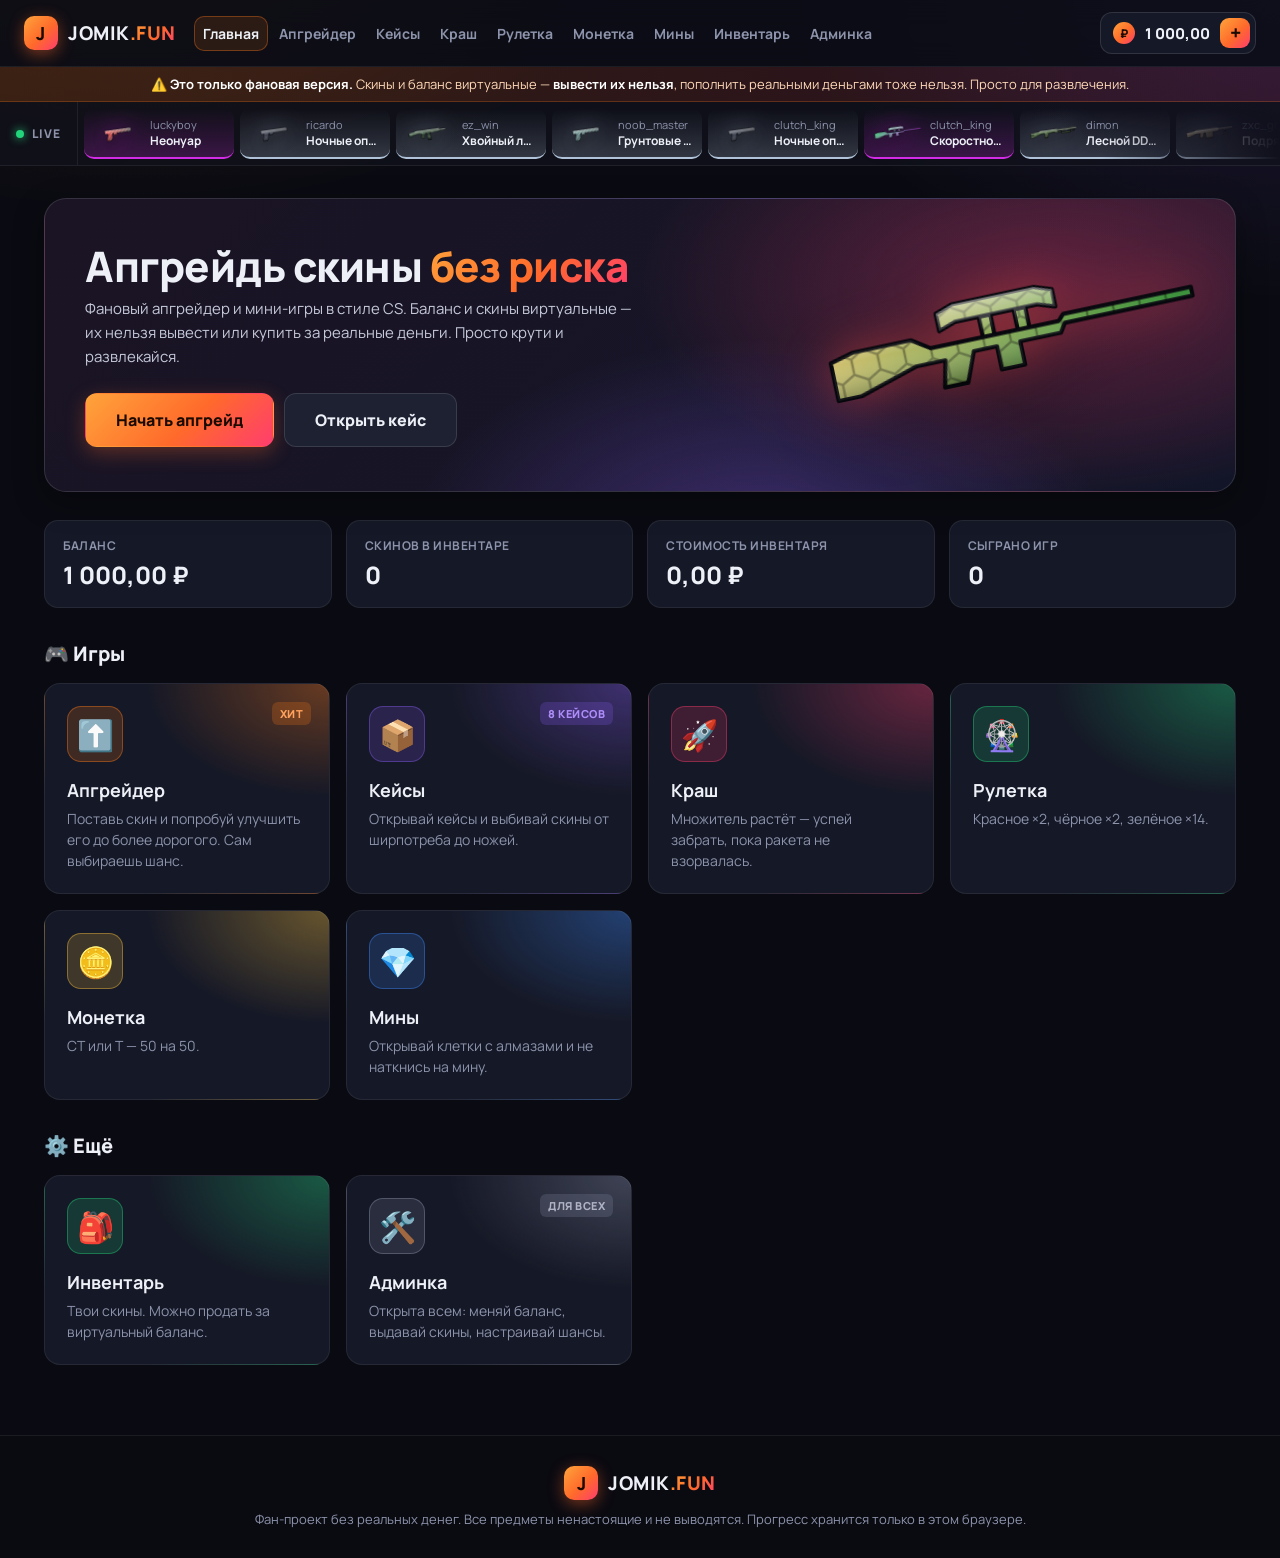
<file: index.html>
<!DOCTYPE html>
<html lang="ru">
<head>
  <meta charset="UTF-8">
  <meta name="viewport" content="width=device-width, initial-scale=1">
  <title>JOMIK.FUN — фан-апгрейдер скинов</title>
  <link rel="stylesheet" href="css/style.css">
</head>
<body>
  <main class="container">
    <section class="hero">
      <div class="art" id="heroArt"></div>
      <h1>Апгрейдь скины <span>без риска</span></h1>
      <p>Фановый апгрейдер и мини-игры в стиле CS. Баланс и скины виртуальные — их нельзя вывести
        или купить за реальные деньги. Просто крути и развлекайся.</p>
      <div class="row">
        <a class="btn btn-accent btn-big" href="upgrader.html">Начать апгрейд</a>
        <a class="btn btn-big" href="cases.html">Открыть кейс</a>
      </div>
    </section>

    <div class="stats">
      <div class="stat"><div class="k">Баланс</div><div class="v" id="sBalance"></div></div>
      <div class="stat"><div class="k">Скинов в инвентаре</div><div class="v" id="sItems"></div></div>
      <div class="stat"><div class="k">Стоимость инвентаря</div><div class="v" id="sValue"></div></div>
      <div class="stat"><div class="k">Сыграно игр</div><div class="v" id="sGames"></div></div>
    </div>

    <h2 class="section-title">🎮 Игры</h2>
    <div class="games" style="margin-bottom:32px">
      <a class="game-card" href="upgrader.html" style="--gc:#ff7a1a">
        <span class="tag">ХИТ</span>
        <div class="emoji">⬆️</div>
        <h3>Апгрейдер</h3>
        <p>Поставь скин и попробуй улучшить его до более дорогого. Сам выбираешь шанс.</p>
      </a>
      <a class="game-card" href="cases.html" style="--gc:#8b5cf6">
        <span class="tag">8 КЕЙСОВ</span>
        <div class="emoji">📦</div>
        <h3>Кейсы</h3>
        <p>Открывай кейсы и выбивай скины от ширпотреба до ножей.</p>
      </a>
      <a class="game-card" href="crash.html" style="--gc:#ff3d6e">
        
        <div class="emoji">🚀</div>
        <h3>Краш</h3>
        <p>Множитель растёт — успей забрать, пока ракета не взорвалась.</p>
      </a>
      <a class="game-card" href="roulette.html" style="--gc:#22d47b">
        
        <div class="emoji">🎡</div>
        <h3>Рулетка</h3>
        <p>Красное ×2, чёрное ×2, зелёное ×14.</p>
      </a>
      <a class="game-card" href="coinflip.html" style="--gc:#ffc53d">
        
        <div class="emoji">🪙</div>
        <h3>Монетка</h3>
        <p>CT или T — 50 на 50.</p>
      </a>
      <a class="game-card" href="mines.html" style="--gc:#3d8bfd">
        
        <div class="emoji">💎</div>
        <h3>Мины</h3>
        <p>Открывай клетки с алмазами и не наткнись на мину.</p>
      </a>
    </div>

    <h2 class="section-title">⚙️ Ещё</h2>
    <div class="games">
      <a class="game-card" href="inventory.html" style="--gc:#22d47b">
        <div class="emoji">🎒</div>
        <h3>Инвентарь</h3>
        <p>Твои скины. Можно продать за виртуальный баланс.</p>
      </a>
      <a class="game-card" href="admin.html" style="--gc:#8c93ab">
        <span class="tag">ДЛЯ ВСЕХ</span>
        <div class="emoji">🛠️</div>
        <h3>Админка</h3>
        <p>Открыта всем: меняй баланс, выдавай скины, настраивай шансы.</p>
      </a>
    </div>
  </main>
  <script src="js/icons.js"></script>
  <script src="js/common.js"></script>
  <script>
    document.getElementById("heroArt").innerHTML = skinIcon(skinById("dragon-lore"));
    const items = inventoryItems();
    document.getElementById("sBalance").textContent = fmt(Store.balance) + " ₽";
    document.getElementById("sItems").textContent = items.length;
    document.getElementById("sValue").textContent = fmt(items.reduce((s, i) => s + i.skin.price, 0)) + " ₽";
    document.getElementById("sGames").textContent = Store.state.log.length;
  </script>
</body>
</html>
</file>
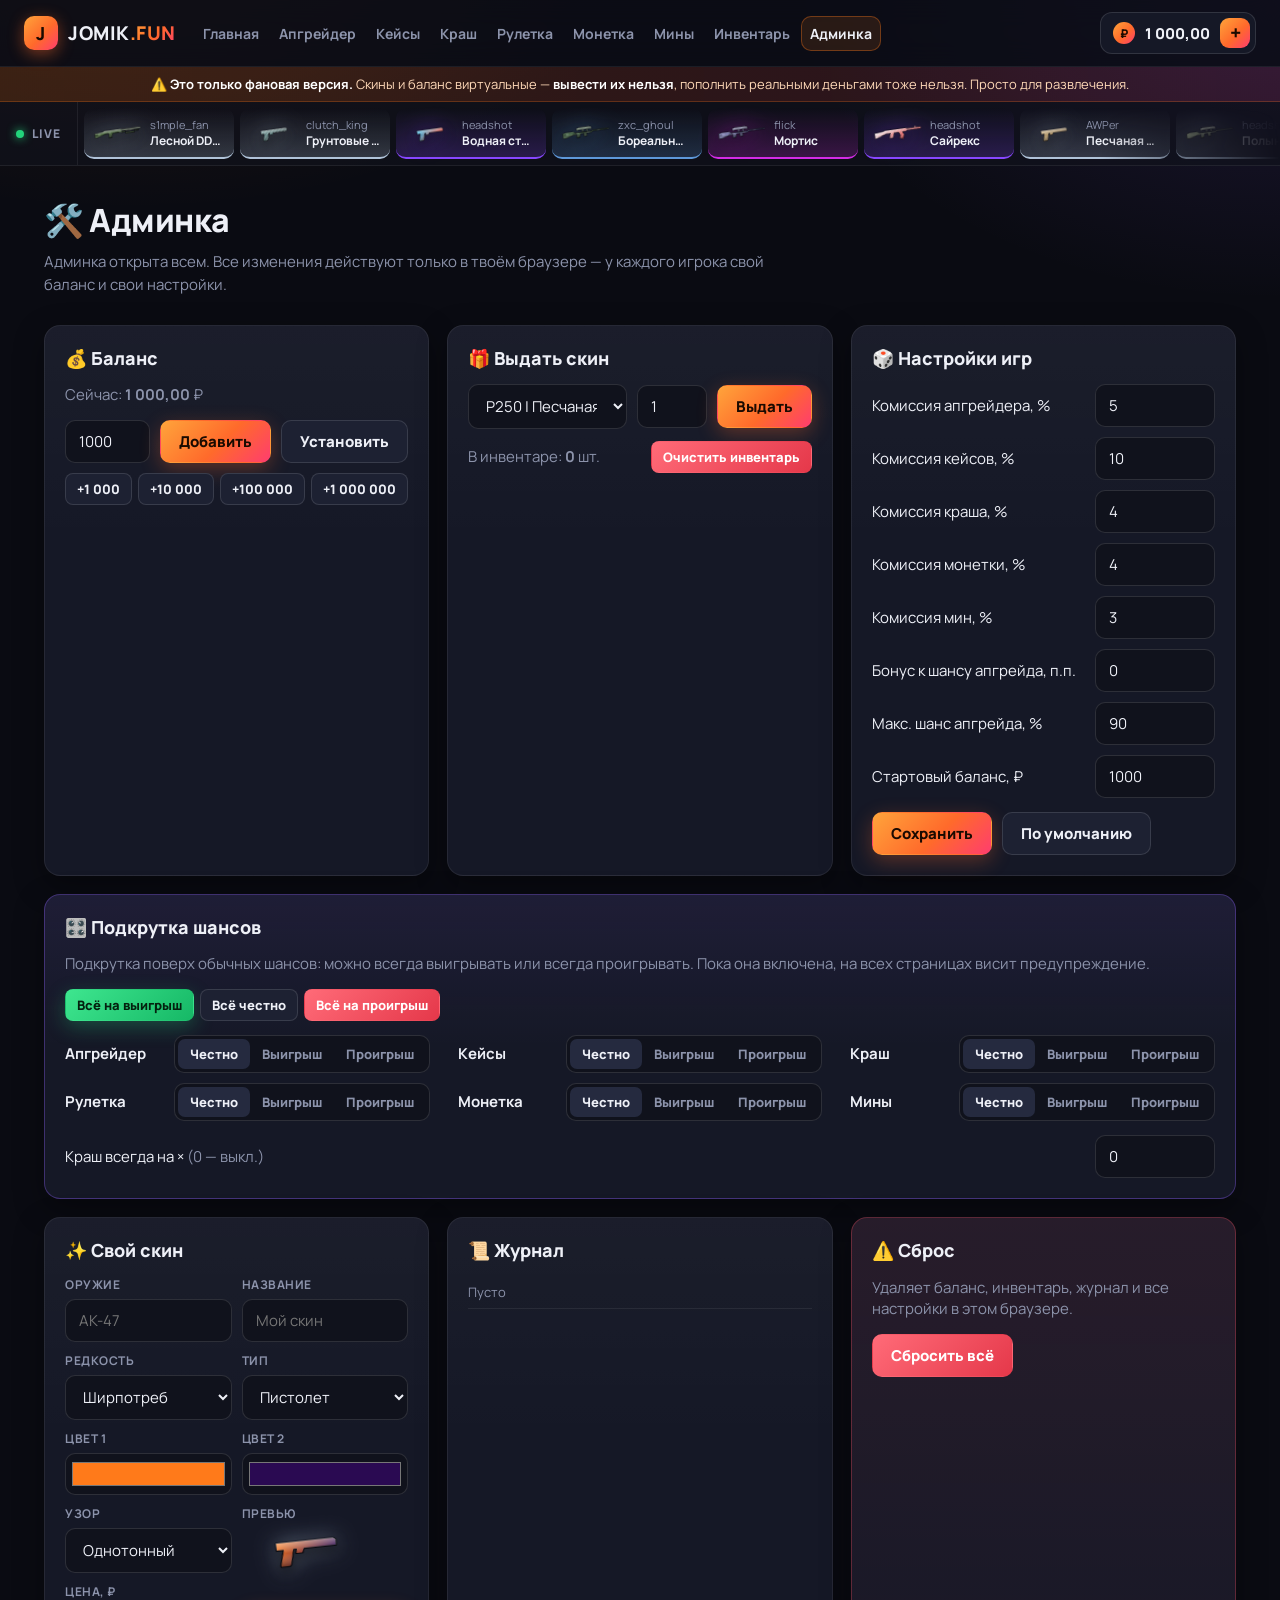
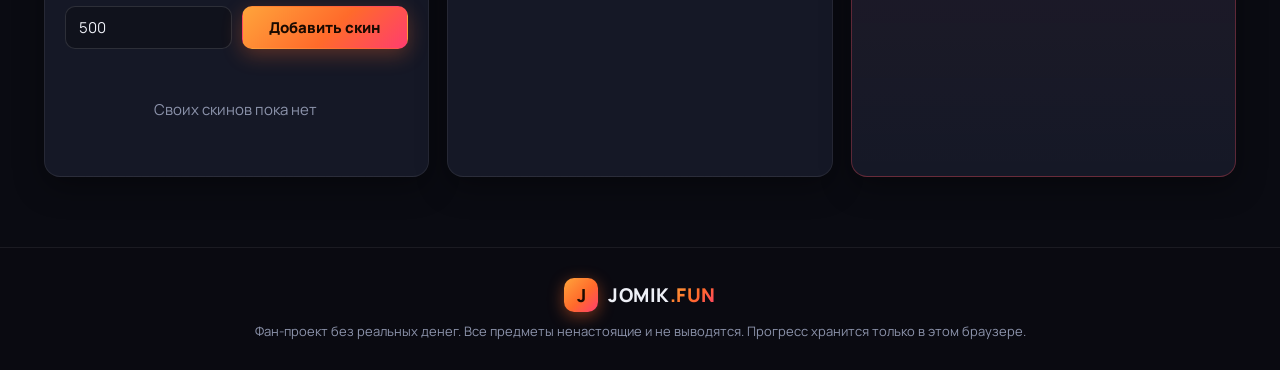
<file: admin.html>
<!DOCTYPE html>
<html lang="ru">
<head>
  <meta charset="UTF-8">
  <meta name="viewport" content="width=device-width, initial-scale=1">
  <title>Админка — JOMIK.FUN</title>
  <link rel="stylesheet" href="css/style.css">
</head>
<body>
  <main class="container">
    <h1>🛠️ Админка</h1>
    <p class="sub">Админка открыта всем. Все изменения действуют только в твоём браузере — у каждого игрока свой баланс и свои настройки.</p>

    <div class="grid grid-2">
      <section class="card">
        <h2>💰 Баланс</h2>
        <p class="muted" style="margin-top:0">Сейчас: <b id="curBalance"></b> ₽</p>
        <div class="row">
          <input class="input" id="balInput" type="number" value="1000" style="flex:1">
          <button class="btn btn-accent" id="addBal">Добавить</button>
          <button class="btn" id="setBal">Установить</button>
        </div>
        <div class="chips" style="margin-top:10px" id="balChips">
          <button class="btn btn-sm" data-v="1000">+1 000</button>
          <button class="btn btn-sm" data-v="10000">+10 000</button>
          <button class="btn btn-sm" data-v="100000">+100 000</button>
          <button class="btn btn-sm" data-v="1000000">+1 000 000</button>
        </div>
      </section>

      <section class="card">
        <h2>🎁 Выдать скин</h2>
        <div class="row">
          <select class="input" id="giveSelect" style="flex:1"></select>
          <input class="input" id="giveCount" type="number" value="1" min="1" max="100" style="width:70px">
          <button class="btn btn-accent" id="give">Выдать</button>
        </div>
        <div class="row" style="margin-top:12px">
          <span class="muted">В инвентаре: <b id="invCount"></b> шт.</span>
          <div class="spacer"></div>
          <button class="btn btn-red btn-sm" id="clearInv">Очистить инвентарь</button>
        </div>
      </section>

      <section class="card">
        <h2>🎲 Настройки игр</h2>
        <div class="kv">
          <span>Комиссия апгрейдера, %</span><input class="input" data-edge="upgrader" type="number" step="0.5">
          <span>Комиссия кейсов, %</span><input class="input" data-edge="cases" type="number" step="0.5">
          <span>Комиссия краша, %</span><input class="input" data-edge="crash" type="number" step="0.5">
          <span>Комиссия монетки, %</span><input class="input" data-edge="coinflip" type="number" step="0.5">
          <span>Комиссия мин, %</span><input class="input" data-edge="mines" type="number" step="0.5">
          <span>Бонус к шансу апгрейда, п.п.</span><input class="input" id="boost" type="number" step="1">
          <span>Макс. шанс апгрейда, %</span><input class="input" id="maxChance" type="number" step="1">
          <span>Стартовый баланс, ₽</span><input class="input" id="startBal" type="number" step="100">
        </div>
        <div class="row" style="margin-top:14px">
          <button class="btn btn-accent" id="saveSettings">Сохранить</button>
          <button class="btn" id="defaults">По умолчанию</button>
        </div>
      </section>

      <section class="card rig-card">
        <h2>🎛️ Подкрутка шансов</h2>
        <p class="muted" style="margin-top:0">Подкрутка поверх обычных шансов: можно всегда выигрывать или всегда проигрывать.
          Пока она включена, на всех страницах висит предупреждение.</p>
        <div class="chips" style="margin-bottom:14px">
          <button class="btn btn-sm btn-green" data-rig-all="win">Всё на выигрыш</button>
          <button class="btn btn-sm" data-rig-all="fair">Всё честно</button>
          <button class="btn btn-sm btn-red" data-rig-all="lose">Всё на проигрыш</button>
        </div>
        <div id="rigList" class="rig-list"></div>
        <div class="kv" style="margin-top:14px">
          <span>Краш всегда на × <span class="muted">(0 — выкл.)</span></span>
          <input class="input" id="crashForce" type="number" min="0" step="0.01">
        </div>
      </section>

      <section class="card">
        <h2>✨ Свой скин</h2>
        <div class="grid" style="grid-template-columns:1fr 1fr;gap:10px">
          <div><label>Оружие</label><input class="input" id="csWeapon" placeholder="AK-47" style="width:100%"></div>
          <div><label>Название</label><input class="input" id="csName" placeholder="Мой скин" style="width:100%"></div>
          <div><label>Редкость</label><select class="input" id="csRarity" style="width:100%"></select></div>
          <div><label>Тип</label><select class="input" id="csType" style="width:100%"></select></div>
          <div><label>Цвет 1</label><input class="input" id="csC1" type="color" value="#ff7a1a" style="width:100%;height:42px;padding:4px"></div>
          <div><label>Цвет 2</label><input class="input" id="csC2" type="color" value="#2a0a52" style="width:100%;height:42px;padding:4px"></div>
          <div><label>Узор</label><select class="input" id="csPattern" style="width:100%"></select></div>
          <div><label>Превью</label><div id="csPreview" style="height:42px;display:flex;align-items:center"></div></div>
          <div><label>Цена, ₽</label><input class="input" id="csPrice" type="number" value="500" style="width:100%"></div>
          <div style="align-self:end"><button class="btn btn-accent" id="csAdd" style="width:100%">Добавить скин</button></div>
        </div>
        <div class="skins" id="customList" style="margin-top:14px;max-height:240px"></div>
      </section>

      <section class="card">
        <h2>📜 Журнал</h2>
        <div class="log" id="log"></div>
      </section>

      <section class="card admin-warn">
        <h2>⚠️ Сброс</h2>
        <p class="muted">Удаляет баланс, инвентарь, журнал и все настройки в этом браузере.</p>
        <button class="btn btn-red" id="reset">Сбросить всё</button>
      </section>
    </div>
  </main>

  <script src="js/icons.js"></script>
  <script src="js/common.js"></script>
  <script>
    const $ = id => document.getElementById(id);

    const RIG_MODES = [["fair", "Честно"], ["win", "Выигрыш"], ["lose", "Проигрыш"]];

    function renderRig() {
      $("rigList").innerHTML = Object.entries(RIG_GAMES).map(([g, name]) => `
        <div class="rig-row"><span>${name}</span>
          <div class="seg">${RIG_MODES.map(([m, label]) =>
            `<button class="${rigMode(g) === m ? "on " + m : ""}" data-rig="${g}" data-mode="${m}">${label}</button>`).join("")}</div>
        </div>`).join("");
      $("crashForce").value = Store.settings.crashForce || 0;
    }

    function setRig(game, mode) {
      Store.settings.rig[game] = mode;
      Store.saveSettings();
      renderRig();
    }

    $("rigList").addEventListener("click", e => {
      const b = e.target.closest("[data-rig]");
      if (b) setRig(b.dataset.rig, b.dataset.mode);
    });
    document.querySelectorAll("[data-rig-all]").forEach(b => b.addEventListener("click", () => {
      Object.keys(RIG_GAMES).forEach(g => Store.settings.rig[g] = b.dataset.rigAll);
      if (b.dataset.rigAll === "fair") Store.settings.crashForce = 0;
      Store.saveSettings();
      renderRig();
      toast(b.textContent, b.dataset.rigAll === "lose" ? "lose" : "win");
    }));
    $("crashForce").addEventListener("change", () => {
      const v = parseFloat($("crashForce").value) || 0;
      Store.settings.crashForce = v > 1 ? Math.round(v * 100) / 100 : 0;
      Store.saveSettings();
      renderRig();
    });

    function render() {
      renderRig();
      const s = Store.settings;
      $("curBalance").textContent = fmt(Store.balance);
      $("invCount").textContent = Store.state.inventory.length;
      $("giveSelect").innerHTML = allSkins().slice().sort((a, b) => a.price - b.price)
        .map(k => `<option value="${esc(k.id)}">${esc(k.weapon)} | ${esc(k.name)} — ${fmt(k.price)} ₽</option>`).join("");
      document.querySelectorAll("[data-edge]").forEach(i => i.value = s.edge[i.dataset.edge]);
      $("boost").value = s.upgraderBoost;
      $("maxChance").value = s.maxUpgradeChance;
      $("startBal").value = s.startBalance;
      $("customList").innerHTML = (s.customSkins || []).map(k =>
        skinHTML(k, `<div class="actions"><button class="btn btn-sm btn-red" data-del="${esc(k.id)}">Удалить</button></div>`)).join("")
        || `<div class="empty">Своих скинов пока нет</div>`;
      $("log").innerHTML = Store.state.log.length
        ? Store.state.log.map(l => `<div><span class="muted">${new Date(l.t).toLocaleTimeString("ru-RU")}</span> ${esc(l.text)}</div>`).join("")
        : `<div class="muted">Пусто</div>`;
    }

    $("csRarity").innerHTML = Object.entries(RARITIES).map(([k, r]) => `<option value="${k}">${r.name}</option>`).join("");
    $("csType").innerHTML = Object.entries(WEAPON_TYPES).map(([k, n]) => `<option value="${k}">${n}</option>`).join("");
    $("csPattern").innerHTML = Object.entries(PATTERNS).map(([k, n]) => `<option value="${k}">${n}</option>`).join("");

    function draftSkin() {
      return {
        id: "preview", weapon: $("csWeapon").value.trim(), name: $("csName").value.trim(),
        price: round2(parseFloat($("csPrice").value)), rarity: $("csRarity").value, type: $("csType").value,
        c1: $("csC1").value, c2: $("csC2").value, pattern: $("csPattern").value,
      };
    }
    function renderPreview() {
      const k = draftSkin();
      $("csPreview").style.setProperty("--rc", RARITIES[k.rarity].color);
      $("csPreview").innerHTML = skinIcon(k);
    }
    ["csRarity", "csType", "csC1", "csC2", "csPattern"].forEach(id => $(id).addEventListener("input", renderPreview));
    renderPreview();

    $("addBal").addEventListener("click", () => {
      const v = parseFloat($("balInput").value) || 0;
      Store.addBalance(v);
      toast(`Баланс изменён на ${fmt(v)} ₽`, "win");
      render();
    });
    $("setBal").addEventListener("click", () => {
      Store.setBalance(parseFloat($("balInput").value) || 0);
      toast("Баланс установлен", "win");
      render();
    });
    $("balChips").addEventListener("click", e => {
      const v = Number(e.target.dataset.v);
      if (!v) return;
      Store.addBalance(v);
      render();
    });

    $("give").addEventListener("click", () => {
      const id = $("giveSelect").value;
      const n = Math.max(1, Math.min(100, parseInt($("giveCount").value) || 1));
      for (let i = 0; i < n; i++) Store.addSkin(id);
      const k = skinById(id);
      Store.log(`Админка: выдано ${n} × ${k.weapon} | ${k.name}`);
      toast(`Выдано: ${k.weapon} | ${k.name} ×${n}`, "win");
      render();
    });
    $("clearInv").addEventListener("click", () => {
      if (!confirm("Очистить инвентарь?")) return;
      Store.state.inventory = [];
      Store.save();
      render();
    });

    $("saveSettings").addEventListener("click", () => {
      const s = Store.settings;
      document.querySelectorAll("[data-edge]").forEach(i => {
        s.edge[i.dataset.edge] = Math.max(-50, Math.min(90, parseFloat(i.value) || 0));
      });
      s.upgraderBoost = parseFloat($("boost").value) || 0;
      s.maxUpgradeChance = Math.max(1, Math.min(100, parseFloat($("maxChance").value) || 90));
      s.startBalance = Math.max(0, parseFloat($("startBal").value) || 0);
      Store.saveSettings();
      toast("Настройки сохранены", "win");
      render();
    });
    $("defaults").addEventListener("click", () => {
      Object.assign(Store.settings, {
        startBalance: DEFAULT_SETTINGS.startBalance,
        edge: { ...DEFAULT_SETTINGS.edge },
        upgraderBoost: DEFAULT_SETTINGS.upgraderBoost,
        maxUpgradeChance: DEFAULT_SETTINGS.maxUpgradeChance,
        rig: { ...DEFAULT_SETTINGS.rig },
        crashForce: 0,
      });
      Store.saveSettings();
      toast("Настройки сброшены по умолчанию");
      render();
    });

    $("csAdd").addEventListener("click", () => {
      const weapon = $("csWeapon").value.trim();
      const name = $("csName").value.trim();
      const price = round2(parseFloat($("csPrice").value));
      if (!weapon || !name || !(price > 0)) { toast("Заполни оружие, название и цену", "lose"); return; }
      Store.settings.customSkins.push({ ...draftSkin(), id: "custom-" + Date.now(), weapon, name, price });
      Store.saveSettings();
      toast("Скин добавлен — он доступен в апгрейдере и выдаче", "win");
      render();
    });
    $("customList").addEventListener("click", e => {
      const id = e.target.dataset.del;
      if (!id) return;
      Store.settings.customSkins = Store.settings.customSkins.filter(k => k.id !== id);
      Store.saveSettings();
      render();
    });

    $("reset").addEventListener("click", () => {
      if (!confirm("Точно сбросить всё?")) return;
      Store.resetAll();
      toast("Всё сброшено");
      render();
    });

    render();
  </script>
</body>
</html>
</file>
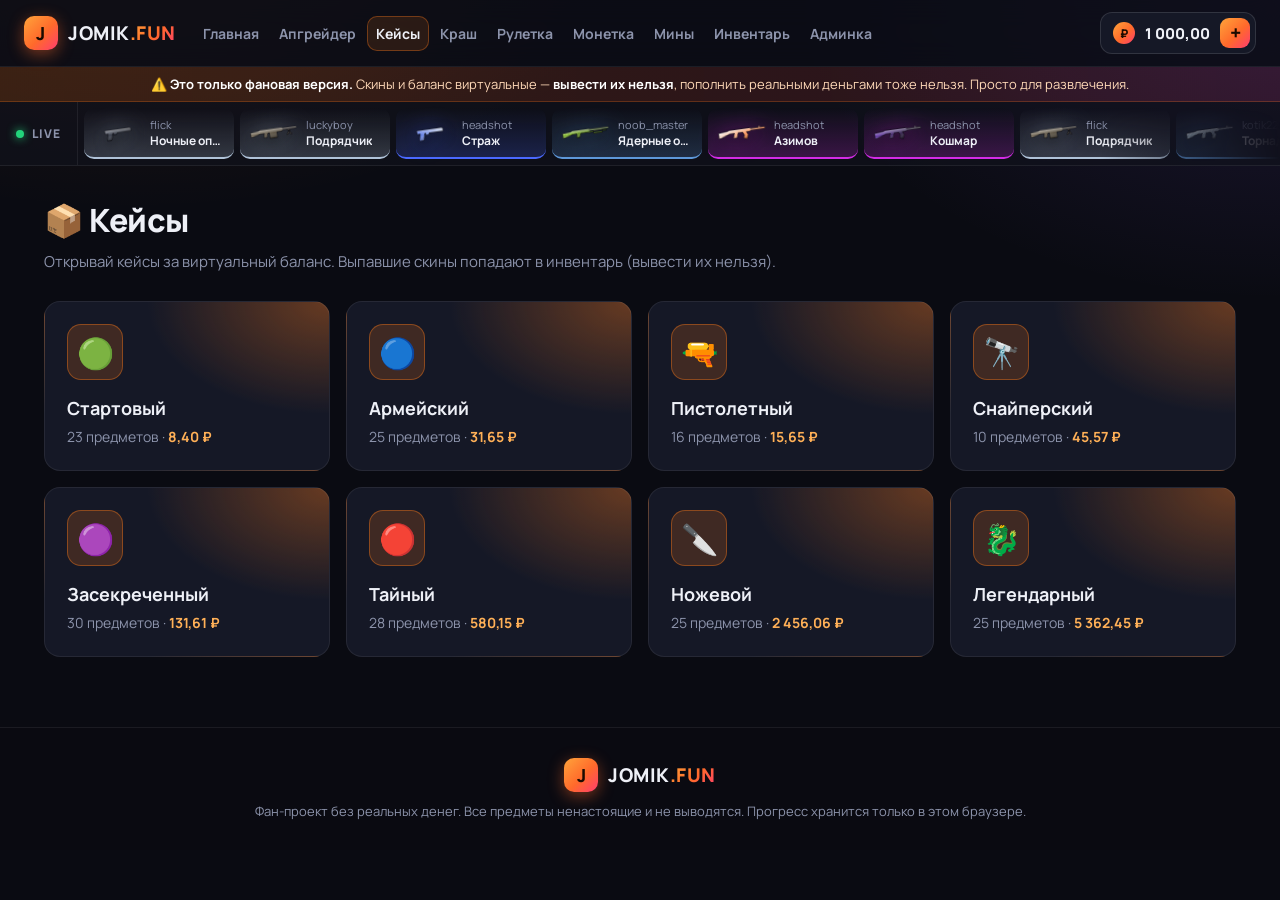
<file: cases.html>
<!DOCTYPE html>
<html lang="ru">
<head>
  <meta charset="UTF-8">
  <meta name="viewport" content="width=device-width, initial-scale=1">
  <title>Кейсы — JOMIK.FUN</title>
  <link rel="stylesheet" href="css/style.css">
</head>
<body>
  <main class="container">
    <h1>📦 Кейсы</h1>
    <p class="sub">Открывай кейсы за виртуальный баланс. Выпавшие скины попадают в инвентарь (вывести их нельзя).</p>

    <div class="games" id="caseList"></div>

    <section class="card" id="opener" style="margin-top:24px;display:none">
      <div class="row" style="margin-bottom:14px">
        <h2 style="margin:0" id="caseTitle"></h2>
        <div class="spacer"></div>
        <button class="btn btn-accent" id="openBtn"></button>
      </div>
      <div class="strip-wrap"><div class="strip" id="strip"></div></div>
      <h2 style="margin-top:22px">Содержимое кейса</h2>
      <div class="skins" id="contents" style="max-height:none"></div>
    </section>
  </main>

  <script src="js/icons.js"></script>
  <script src="js/common.js"></script>
  <script>
    const $ = id => document.getElementById(id);
    const ITEM_W = 140; // ширина карточки + gap
    const WIN_INDEX = 45;

    const KNIVES = ["knife", "karambit", "gloves"];
    const CASES = [
      { id: "starter", name: "Стартовый", emoji: "🟢", filter: s => s.price <= 50 },
      { id: "army", name: "Армейский", emoji: "🔵", filter: s => s.price >= 9 && s.price <= 220 },
      { id: "pistol", name: "Пистолетный", emoji: "🔫", filter: s => ["pistol", "deagle"].includes(s.type) && s.price <= 2500 },
      { id: "sniper", name: "Снайперский", emoji: "🔭", filter: s => s.type === "sniper" },
      { id: "classified", name: "Засекреченный", emoji: "🟣", filter: s => s.price >= 35 && s.price <= 1500 },
      { id: "covert", name: "Тайный", emoji: "🔴", filter: s => s.price >= 150 && s.price <= 7000 },
      { id: "knife", name: "Ножевой", emoji: "🔪", filter: s => KNIVES.includes(s.type) || (s.price >= 600 && s.price <= 4500) },
      { id: "legend", name: "Легендарный", emoji: "🐉", filter: s => s.price >= 1400 },
    ];

    // Шанс предмета обратно пропорционален цене, цена кейса = матожидание с учётом комиссии из админки
    function caseInfo(c) {
      const skins = allSkins().filter(c.filter).sort((a, b) => a.price - b.price);
      const weights = skins.map(s => 1 / s.price);
      const total = weights.reduce((a, b) => a + b, 0);
      const ev = skins.length / total;
      const price = round2(ev / (1 - Store.settings.edge.cases / 100));
      return { skins, weights, total, price };
    }

    function pick(info) {
      let r = Math.random() * info.total;
      for (let i = 0; i < info.skins.length; i++) {
        r -= info.weights[i];
        if (r <= 0) return info.skins[i];
      }
      return info.skins[info.skins.length - 1];
    }

    // Подкрутка: «выигрыш» — только предметы дороже кейса, «проигрыш» — дешевле
    function rigPick(info) {
      const mode = rigMode("cases");
      if (mode === "fair") return pick(info);
      const idx = info.skins.map((s, i) => i).filter(i => (info.skins[i].price > info.price) === (mode === "win"));
      if (!idx.length) return pick(info);
      return pick({
        skins: idx.map(i => info.skins[i]),
        weights: idx.map(i => info.weights[i]),
        total: idx.reduce((a, i) => a + info.weights[i], 0),
      });
    }

    let current = null;
    let busy = false;

    function renderList() {
      $("caseList").innerHTML = CASES.map(c => {
        const info = caseInfo(c);
        return `<a class="game-card" href="#" data-case="${c.id}">
          <div class="emoji">${c.emoji}</div>
          <h3>${c.name}</h3>
          <p>${info.skins.length} предметов · <b style="color:var(--accent2)">${fmt(info.price)} ₽</b></p>
        </a>`;
      }).join("");
    }

    function select(id) {
      current = CASES.find(c => c.id === id);
      const info = caseInfo(current);
      $("opener").style.display = "";
      $("caseTitle").textContent = `${current.emoji} Кейс «${current.name}»`;
      $("openBtn").textContent = `Открыть за ${fmt(info.price)} ₽`;
      $("contents").innerHTML = info.skins
        .map((s, i) => skinHTML(s, `<div class="w">шанс ${(info.weights[i] / info.total * 100).toFixed(2)}%</div>`))
        .join("");
      fillStrip(info, null);
      $("opener").scrollIntoView({ behavior: "smooth" });
    }

    function fillStrip(info, winner) {
      const items = [];
      for (let i = 0; i < WIN_INDEX + 8; i++) items.push(i === WIN_INDEX && winner ? winner : pick(info));
      const strip = $("strip");
      strip.style.transition = "none";
      strip.style.transform = "translateX(0)";
      strip.innerHTML = items.map(s => skinHTML(s)).join("");
      void strip.offsetWidth; // перезапуск анимации
    }

    $("caseList").addEventListener("click", e => {
      const el = e.target.closest("[data-case]");
      if (!el) return;
      e.preventDefault();
      if (!busy) select(el.dataset.case);
    });

    $("openBtn").addEventListener("click", () => {
      if (busy || !current) return;
      const info = caseInfo(current);
      if (!Store.take(info.price)) { toast("Недостаточно средств. Пополни баланс в админке", "lose"); return; }

      busy = true;
      $("openBtn").disabled = true;
      const winner = rigPick(info);
      fillStrip(info, winner);

      const strip = $("strip");
      const wrapW = strip.parentElement.clientWidth;
      const jitter = (Math.random() - 0.5) * 110;
      const x = wrapW / 2 - (WIN_INDEX * ITEM_W + 65) + jitter;
      strip.style.transition = "transform 6s cubic-bezier(.1,.75,.2,1)";
      strip.style.transform = `translateX(${x}px)`;

      setTimeout(() => {
        busy = false;
        $("openBtn").disabled = false;
        Store.addSkin(winner.id);
        Store.log(`Кейс «${current.name}» за ${fmt(info.price)} ₽ → ${winner.weapon} | ${winner.name} (${fmt(winner.price)} ₽)`);
        modal(`<h2>Выпало!</h2>${skinHTML(winner, "", "big")}
          <p class="muted">Скин в инвентаре. Его можно продать за виртуальный баланс или улучшить в апгрейдере.</p>`);
      }, 6200);
    });

    renderList();
  </script>
</body>
</html>
</file>
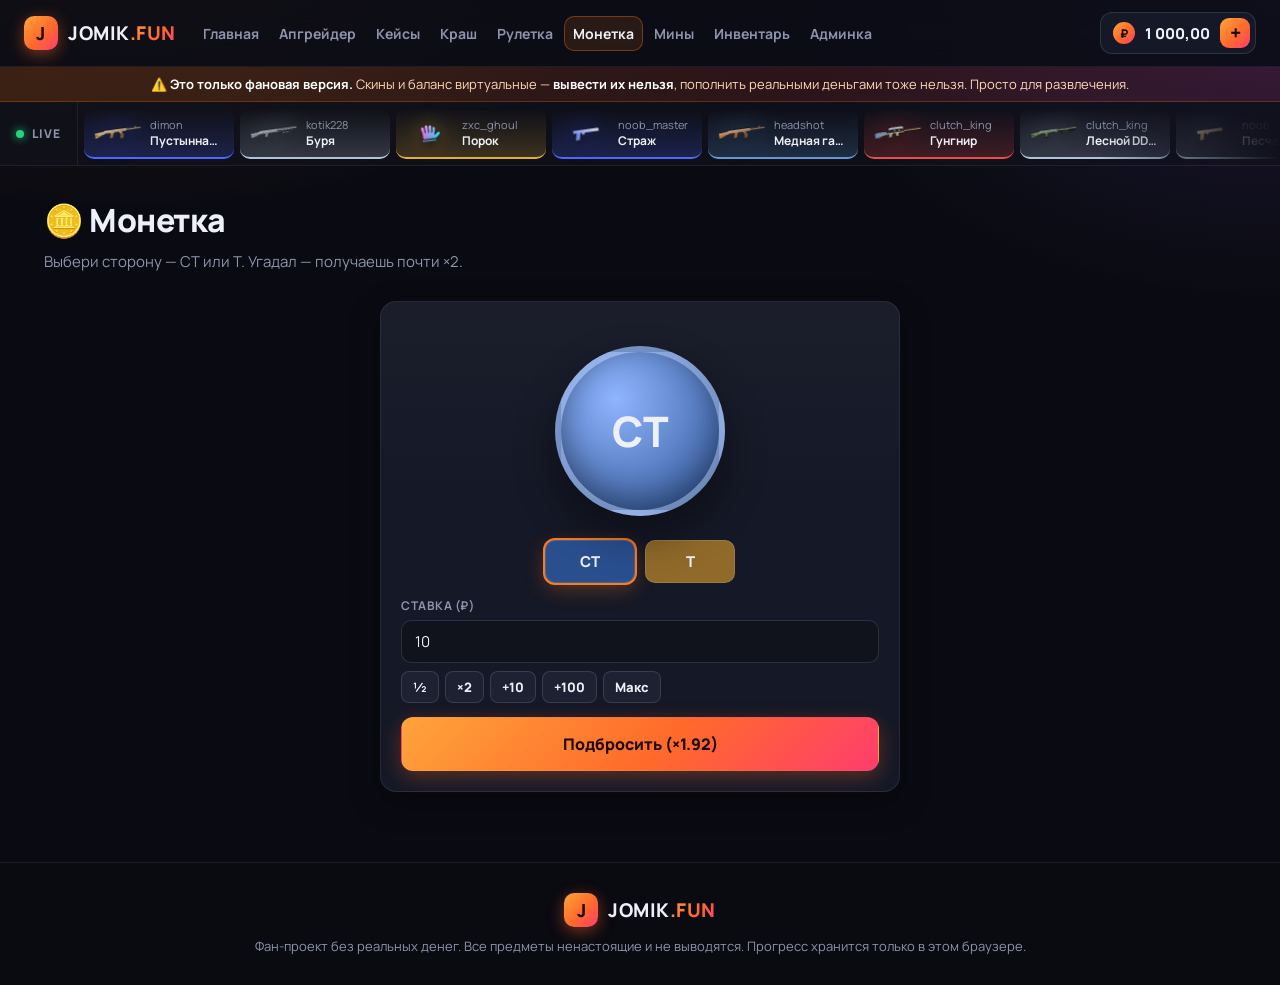
<file: coinflip.html>
<!DOCTYPE html>
<html lang="ru">
<head>
  <meta charset="UTF-8">
  <meta name="viewport" content="width=device-width, initial-scale=1">
  <title>Монетка — JOMIK.FUN</title>
  <link rel="stylesheet" href="css/style.css">
</head>
<body>
  <main class="container">
    <h1>🪙 Монетка</h1>
    <p class="sub">Выбери сторону — CT или T. Угадал — получаешь почти ×2.</p>

    <section class="card" style="max-width:520px;margin:0 auto">
      <div class="coin3d" id="coin">
        <div class="face ct">CT</div>
        <div class="face t">T</div>
      </div>
      <div class="row" style="justify-content:center;margin-bottom:14px">
        <button class="btn side-btn active" data-side="ct" style="background:#2a4f8f">CT</button>
        <button class="btn side-btn" data-side="t" style="background:#8f6a2a">T</button>
      </div>
      <label>Ставка (₽)</label>
      <input class="input" id="bet" type="number" value="10" min="0" style="width:100%">
      <div class="chips" id="chips" style="margin:8px 0 14px"></div>
      <button class="btn btn-accent btn-big" id="flip" style="width:100%"></button>
    </section>
  </main>

  <script src="js/icons.js"></script>
  <script src="js/common.js"></script>
  <script>
    const $ = id => document.getElementById(id);
    bindBetChips($("bet"), $("chips"));
    const payout = () => round2(2 * (1 - Store.settings.edge.coinflip / 100));
    $("flip").textContent = `Подбросить (×${payout()})`;

    let side = "ct";
    let busy = false;
    let turns = 0;

    document.querySelectorAll("[data-side]").forEach(b => b.addEventListener("click", () => {
      side = b.dataset.side;
      document.querySelectorAll("[data-side]").forEach(x => x.classList.toggle("active", x === b));
    }));

    $("flip").addEventListener("click", () => {
      if (busy) return;
      const bet = readBet($("bet"));
      if (!bet) return;
      Store.take(bet);
      busy = true;

      const mode = rigMode("coinflip");
      const other = side === "ct" ? "t" : "ct";
      const result = mode === "win" ? side : mode === "lose" ? other : Math.random() < 0.5 ? "ct" : "t";
      // Каждый раз крутим вперёд на целое число оборотов и останавливаемся на нужной стороне
      turns += 6;
      const deg = turns * 360 + (result === "t" ? 180 : 0);
      const coin = $("coin");
      coin.style.transition = "transform 2s cubic-bezier(.2,.8,.3,1)";
      coin.style.transform = `rotateY(${deg}deg)`;

      setTimeout(() => {
        busy = false;
        if (result === side) {
          const win = round2(bet * payout());
          Store.addBalance(win);
          Store.log(`Монетка: ${fmt(bet)} ₽ на ${side.toUpperCase()} — победа, +${fmt(win)} ₽`);
          toast(`${result.toUpperCase()}! +${fmt(win)} ₽`, "win");
        } else {
          Store.log(`Монетка: ${fmt(bet)} ₽ на ${side.toUpperCase()} — проигрыш`);
          toast(`Выпало ${result.toUpperCase()}. Мимо`, "lose");
        }
      }, 2100);
    });
  </script>
</body>
</html>
</file>
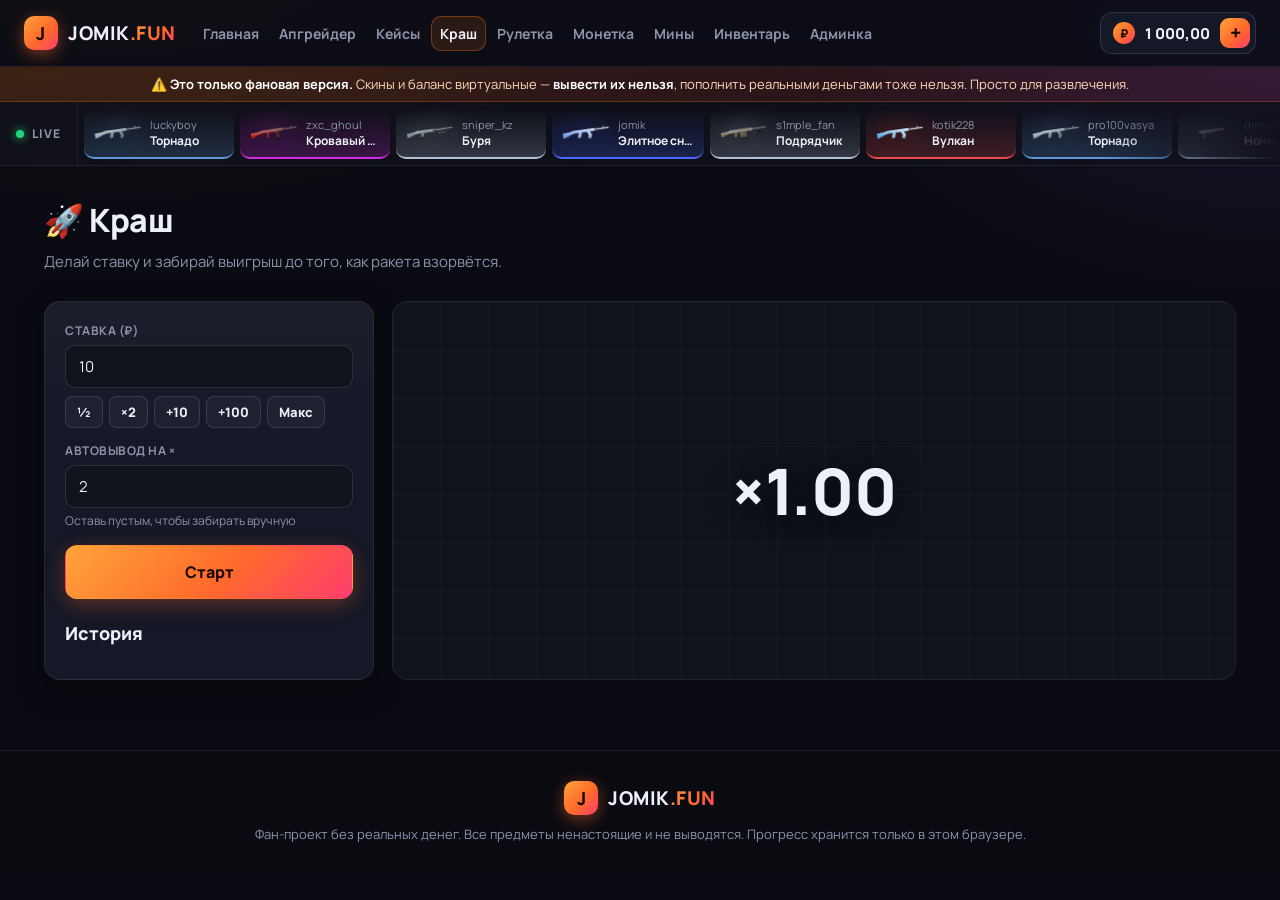
<file: crash.html>
<!DOCTYPE html>
<html lang="ru">
<head>
  <meta charset="UTF-8">
  <meta name="viewport" content="width=device-width, initial-scale=1">
  <title>Краш — JOMIK.FUN</title>
  <link rel="stylesheet" href="css/style.css">
</head>
<body>
  <main class="container">
    <h1>🚀 Краш</h1>
    <p class="sub">Делай ставку и забирай выигрыш до того, как ракета взорвётся.</p>

    <div class="grid grid-side">
      <section class="card">
        <label>Ставка (₽)</label>
        <input class="input" id="bet" type="number" value="10" min="0" style="width:100%">
        <div class="chips" id="chips" style="margin:8px 0 14px"></div>
        <label>Автовывод на ×</label>
        <input class="input" id="auto" type="number" value="2" min="1.01" step="0.01" style="width:100%">
        <div class="muted" style="font-size:12px;margin:4px 0 16px">Оставь пустым, чтобы забирать вручную</div>
        <button class="btn btn-accent btn-big" id="action" style="width:100%">Старт</button>
        <h2 style="margin-top:22px">История</h2>
        <div class="history" id="history"></div>
      </section>

      <section class="crash-box">
        <canvas id="cv"></canvas>
        <div class="crash-mult" id="mult">×1.00</div>
      </section>
    </div>
  </main>

  <script src="js/icons.js"></script>
  <script src="js/common.js"></script>
  <script>
    const $ = id => document.getElementById(id);
    bindBetChips($("bet"), $("chips"));

    const cv = $("cv");
    const ctx = cv.getContext("2d");
    const SPEED = 0.00011; // скорость роста множителя
    let round = null;      // { bet, crashAt, start, auto, cashed }
    const hist = [];

    function multAt(ms) { return Math.exp(SPEED * ms); }

    function genCrash() {
      // Классическая формула с комиссией: P(crash >= x) = (1 - edge) / x
      const edge = Store.settings.edge.crash / 100;
      const mode = rigMode("crash");
      if (Store.settings.crashForce > 1) return Math.round(Store.settings.crashForce * 100) / 100;
      if (mode === "win") return 1000;
      if (mode === "lose") return 1;
      const u = Math.random();
      return Math.max(1, Math.floor((1 - edge) / (1 - u) * 100) / 100);
    }

    function resize() {
      cv.width = cv.clientWidth * devicePixelRatio;
      cv.height = cv.clientHeight * devicePixelRatio;
    }
    addEventListener("resize", resize);
    resize();

    function draw(elapsed, m, color) {
      const w = cv.width, h = cv.height, pad = 30 * devicePixelRatio;
      ctx.clearRect(0, 0, w, h);
      const maxT = Math.max(8000, elapsed);
      const maxM = Math.max(2, m);
      ctx.strokeStyle = color;
      ctx.lineWidth = 4 * devicePixelRatio;
      ctx.beginPath();
      for (let i = 0; i <= 100; i++) {
        const t = elapsed * i / 100;
        const x = pad + (w - 2 * pad) * t / maxT;
        const y = h - pad - (h - 2 * pad) * (multAt(t) - 1) / (maxM - 1);
        i ? ctx.lineTo(x, y) : ctx.moveTo(x, y);
      }
      ctx.stroke();
    }

    function setButton() {
      const b = $("action");
      if (!round) { b.textContent = "Старт"; b.className = "btn btn-accent btn-big"; b.disabled = false; }
      else if (!round.cashed) { b.textContent = "Забрать"; b.className = "btn btn-green btn-big"; b.disabled = false; }
      else { b.textContent = "Ждём краш…"; b.disabled = true; }
      b.style.width = "100%";
    }

    function cashout(m) {
      if (!round || round.cashed) return;
      round.cashed = m;
      const win = round2(round.bet * m);
      Store.addBalance(win);
      Store.log(`Краш: ставка ${fmt(round.bet)} ₽, забрал на ×${m.toFixed(2)} → +${fmt(win)} ₽`);
      toast(`Забрал ×${m.toFixed(2)}: +${fmt(win)} ₽`, "win");
      $("mult").className = "crash-mult cashed";
      setButton();
    }

    function tick() {
      if (!round) return;
      const elapsed = performance.now() - round.start;
      const m = Math.floor(multAt(elapsed) * 100) / 100;

      if (m >= round.crashAt) {
        draw(elapsed, round.crashAt, "#e74c3c");
        $("mult").textContent = "×" + round.crashAt.toFixed(2);
        $("mult").className = "crash-mult crashed";
        if (!round.cashed) {
          Store.log(`Краш: ставка ${fmt(round.bet)} ₽, взрыв на ×${round.crashAt.toFixed(2)} — проигрыш`);
          toast(`Взрыв на ×${round.crashAt.toFixed(2)}`, "lose");
        }
        hist.unshift(round.crashAt);
        $("history").innerHTML = hist.slice(0, 15)
          .map(x => `<span class="${x >= 2 ? "g" : "r"}">×${x.toFixed(2)}</span>`).join("");
        round = null;
        setButton();
        return;
      }

      if (round.auto && !round.cashed && m >= round.auto) cashout(round.auto);
      $("mult").textContent = "×" + m.toFixed(2);
      draw(elapsed, m, round.cashed ? "#2ecc71" : "#ff8a1f");
      requestAnimationFrame(tick);
    }

    $("action").addEventListener("click", () => {
      if (round) {
        const m = Math.floor(multAt(performance.now() - round.start) * 100) / 100;
        if (m < round.crashAt) cashout(m);
        return;
      }
      const bet = readBet($("bet"));
      if (!bet) return;
      const auto = parseFloat($("auto").value);
      Store.take(bet);
      round = { bet, crashAt: genCrash(), start: performance.now(), auto: auto > 1 ? auto : null, cashed: 0 };
      $("mult").className = "crash-mult";
      setButton();
      requestAnimationFrame(tick);
    });

    draw(0, 1, "#ff8a1f");
  </script>
</body>
</html>
</file>
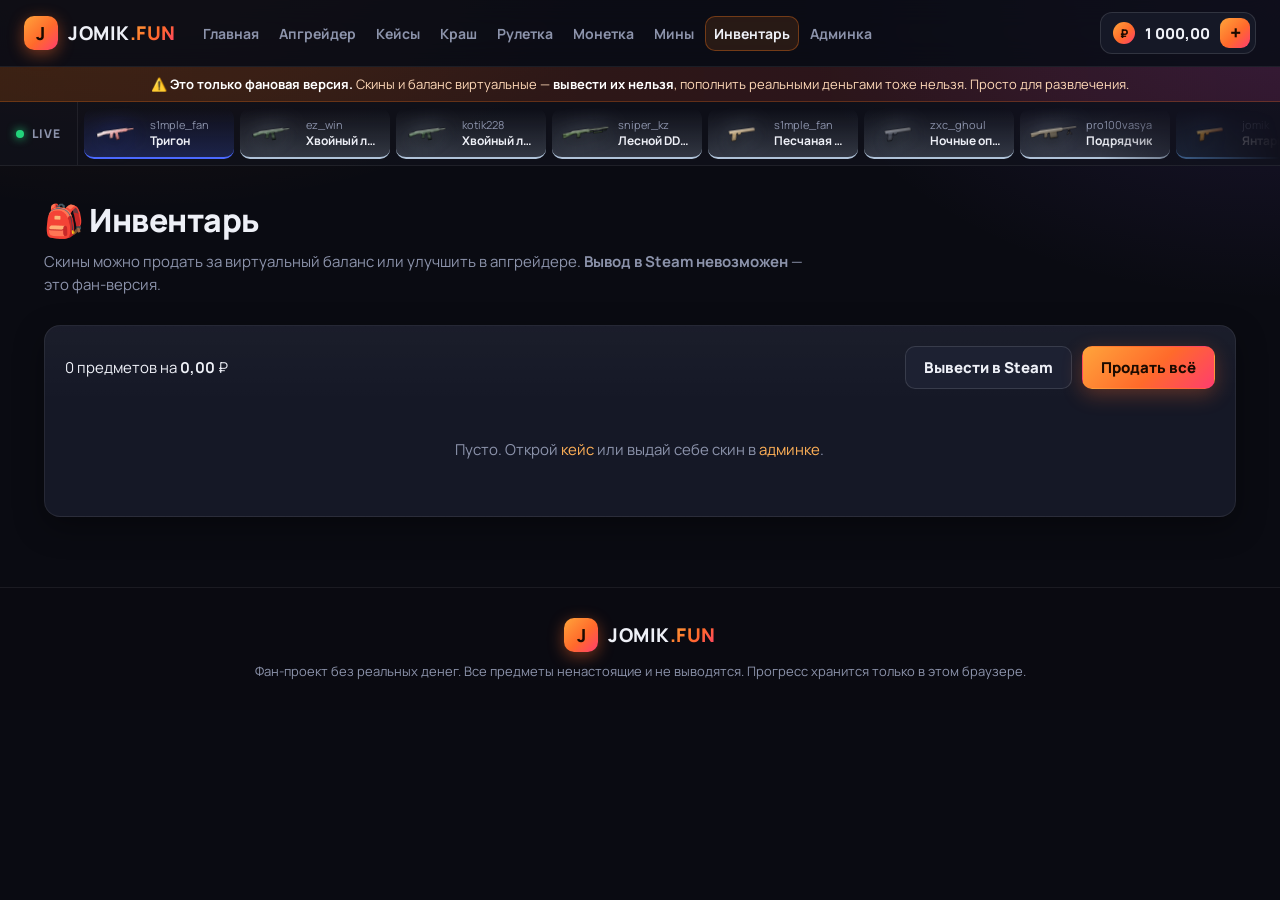
<file: inventory.html>
<!DOCTYPE html>
<html lang="ru">
<head>
  <meta charset="UTF-8">
  <meta name="viewport" content="width=device-width, initial-scale=1">
  <title>Инвентарь — JOMIK.FUN</title>
  <link rel="stylesheet" href="css/style.css">
</head>
<body>
  <main class="container">
    <h1>🎒 Инвентарь</h1>
    <p class="sub">Скины можно продать за виртуальный баланс или улучшить в апгрейдере. <b>Вывод в Steam невозможен</b> — это фан-версия.</p>

    <section class="card">
      <div class="row" style="margin-bottom:14px">
        <div><span id="count">0</span> предметов на <b id="total">0</b> ₽</div>
        <div class="spacer"></div>
        <button class="btn" id="withdrawAll">Вывести в Steam</button>
        <button class="btn btn-accent" id="sellAll">Продать всё</button>
      </div>
      <div class="skins" id="items" style="max-height:none"></div>
    </section>
  </main>

  <script src="js/icons.js"></script>
  <script src="js/common.js"></script>
  <script>
    const $ = id => document.getElementById(id);

    function render() {
      const items = inventoryItems();
      $("count").textContent = items.length;
      $("total").textContent = fmt(items.reduce((s, i) => s + i.skin.price, 0));
      $("items").innerHTML = items.length
        ? items.map(i => skinHTML(i.skin, `<div class="actions">
            <button class="btn btn-sm btn-accent" data-sell="${i.uid}">Продать</button>
            <button class="btn btn-sm" data-withdraw title="Вывод недоступен">🚫</button></div>`)).join("")
        : `<div class="empty">Пусто. Открой <a href="cases.html">кейс</a> или выдай себе скин в <a href="admin.html">админке</a>.</div>`;
    }

    $("items").addEventListener("click", e => {
      if (e.target.hasAttribute("data-withdraw")) { showWithdrawBlocked(); return; }
      const uid = Number(e.target.dataset.sell);
      if (!uid) return;
      const it = inventoryItems().find(i => i.uid === uid);
      if (!it) return;
      Store.removeItem(uid);
      Store.addBalance(it.skin.price);
      Store.log(`Продажа: ${it.skin.weapon} | ${it.skin.name} за ${fmt(it.skin.price)} ₽`);
      toast(`Продано за ${fmt(it.skin.price)} ₽`, "win");
      render();
    });

    $("sellAll").addEventListener("click", () => {
      const items = inventoryItems();
      if (!items.length) return;
      const sum = items.reduce((s, i) => s + i.skin.price, 0);
      Store.state.inventory = [];
      Store.addBalance(sum);
      Store.log(`Продано всё (${items.length} шт.) за ${fmt(sum)} ₽`);
      toast(`Продано ${items.length} предметов за ${fmt(sum)} ₽`, "win");
      render();
    });

    $("withdrawAll").addEventListener("click", showWithdrawBlocked);
    render();
  </script>
</body>
</html>
</file>
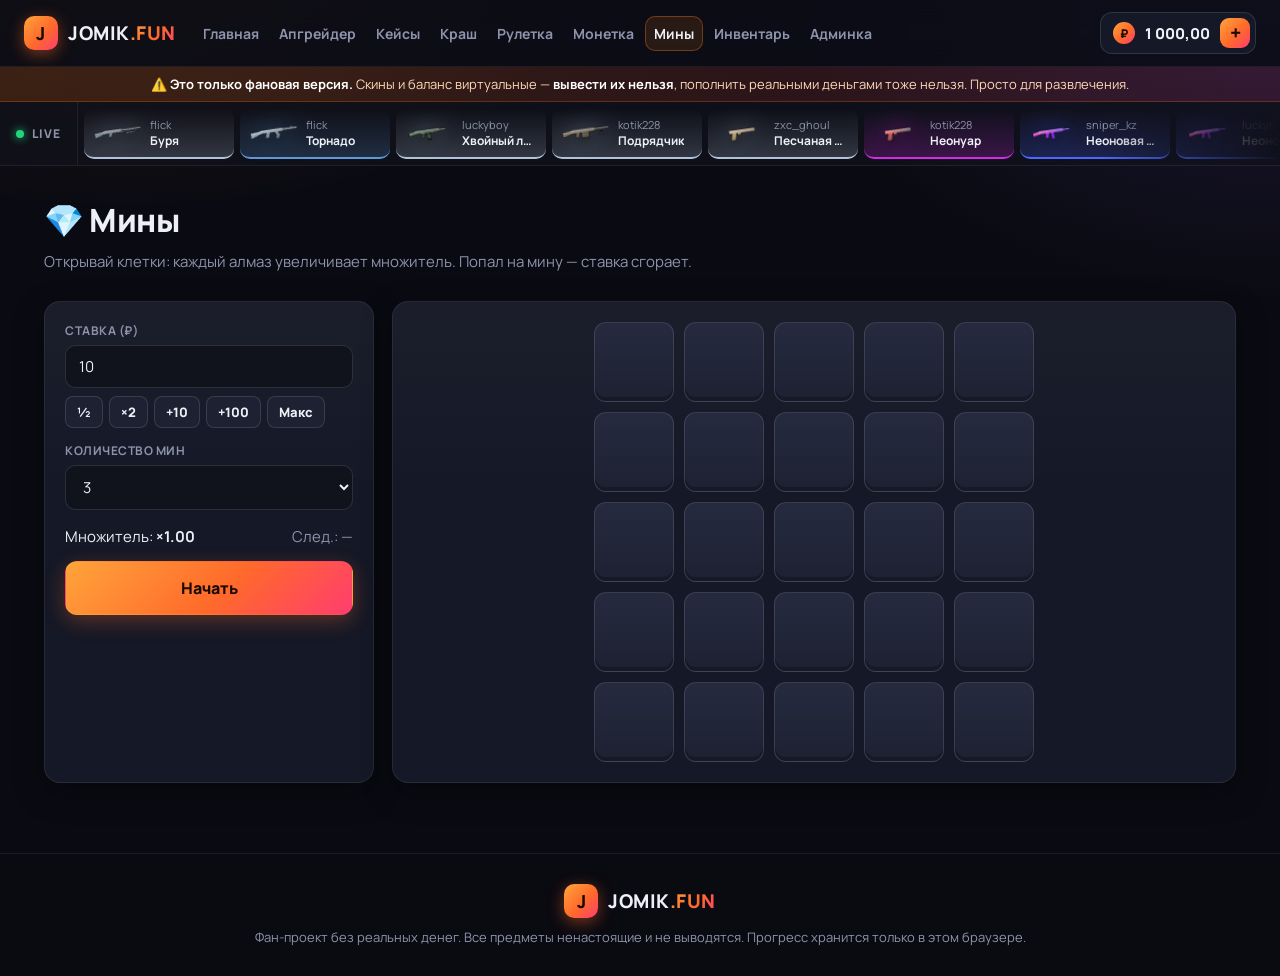
<file: mines.html>
<!DOCTYPE html>
<html lang="ru">
<head>
  <meta charset="UTF-8">
  <meta name="viewport" content="width=device-width, initial-scale=1">
  <title>Мины — JOMIK.FUN</title>
  <link rel="stylesheet" href="css/style.css">
</head>
<body>
  <main class="container">
    <h1>💎 Мины</h1>
    <p class="sub">Открывай клетки: каждый алмаз увеличивает множитель. Попал на мину — ставка сгорает.</p>

    <div class="grid grid-side">
      <section class="card">
        <label>Ставка (₽)</label>
        <input class="input" id="bet" type="number" value="10" min="0" style="width:100%">
        <div class="chips" id="chips" style="margin:8px 0 14px"></div>
        <label>Количество мин</label>
        <select class="input" id="count" style="width:100%;margin-bottom:16px"></select>
        <div class="row" style="margin-bottom:14px">
          <div>Множитель: <b id="mult">×1.00</b></div>
          <div class="spacer"></div>
          <div class="muted">След.: <span id="next">—</span></div>
        </div>
        <button class="btn btn-accent btn-big" id="action" style="width:100%">Начать</button>
      </section>
      <section class="card">
        <div class="mines-grid" id="grid"></div>
      </section>
    </div>
  </main>

  <script src="js/icons.js"></script>
  <script src="js/common.js"></script>
  <script>
    const $ = id => document.getElementById(id);
    bindBetChips($("bet"), $("chips"));
    const N = 25;
    for (let i = 1; i < N; i++) $("count").insertAdjacentHTML("beforeend", `<option ${i === 3 ? "selected" : ""}>${i}</option>`);

    let game = null; // { bet, mines:Set, opened:Set, count }

    function multFor(opened, count) {
      let m = 1;
      for (let i = 0; i < opened; i++) m *= (N - i) / (N - count - i);
      return m * (1 - Store.settings.edge.mines / 100);
    }

    function renderGrid(reveal) {
      let html = "";
      for (let i = 0; i < N; i++) {
        let cls = "", txt = "";
        if (game && game.opened.has(i)) { cls = "gem"; txt = "💎"; }
        else if (reveal && game && game.mines.has(i)) { cls = "bomb"; txt = "💣"; }
        else if (reveal && game) { txt = "<span style='opacity:.35'>💎</span>"; }
        html += `<button class="tile ${cls}" data-i="${i}" ${!game || reveal || game.opened.has(i) ? "disabled" : ""}>${txt}</button>`;
      }
      $("grid").innerHTML = html;
    }

    function renderInfo() {
      if (!game) {
        $("action").textContent = "Начать";
        $("action").className = "btn btn-accent btn-big";
        $("mult").textContent = "×1.00";
        $("next").textContent = "—";
      } else {
        const k = game.opened.size;
        const m = k ? multFor(k, game.count) : 1;
        $("mult").textContent = "×" + m.toFixed(2);
        $("next").textContent = k < N - game.count ? "×" + multFor(k + 1, game.count).toFixed(2) : "—";
        $("action").textContent = k ? `Забрать ${fmt(game.bet * m)} ₽` : "Открой клетку";
        $("action").className = "btn btn-green btn-big";
        $("action").disabled = !k;
      }
      $("action").style.width = "100%";
      $("count").disabled = !!game;
    }

    function finish(win) {
      renderGrid(true);
      const g = game;
      game = null;
      if (win) {
        const m = multFor(g.opened.size, g.count);
        const prize = round2(g.bet * m);
        Store.addBalance(prize);
        Store.log(`Мины (${g.count}): ставка ${fmt(g.bet)} ₽, забрал ×${m.toFixed(2)} → +${fmt(prize)} ₽`);
        toast(`+${fmt(prize)} ₽`, "win");
      } else {
        Store.log(`Мины (${g.count}): ставка ${fmt(g.bet)} ₽ — подрыв`);
        toast("Бум! Это была мина 💣", "lose");
      }
      renderInfo();
      $("action").disabled = false;
    }

    $("action").addEventListener("click", () => {
      if (game) { if (game.opened.size) finish(true); return; }
      const bet = readBet($("bet"));
      if (!bet) return;
      Store.take(bet);
      const count = Number($("count").value);
      const mines = new Set();
      while (mines.size < count) mines.add(Math.floor(Math.random() * N));
      game = { bet, count, mines, opened: new Set() };
      renderGrid(false);
      renderInfo();
    });

    $("grid").addEventListener("click", e => {
      const t = e.target.closest("[data-i]");
      if (!t || !game || t.disabled) return;
      const i = Number(t.dataset.i);
      // Подкрутка: переносим мину из клетки или в клетку, по которой кликнули
      const mode = rigMode("mines");
      if (mode === "lose" && !game.mines.has(i)) {
        game.mines.delete(game.mines.values().next().value);
        game.mines.add(i);
      } else if (mode === "win" && game.mines.has(i)) {
        const free = [];
        for (let k = 0; k < N; k++) if (k !== i && !game.mines.has(k) && !game.opened.has(k)) free.push(k);
        if (free.length) {
          game.mines.delete(i);
          game.mines.add(free[Math.floor(Math.random() * free.length)]);
        }
      }
      if (game.mines.has(i)) {
        finish(false);
        return;
      }
      game.opened.add(i);
      if (game.opened.size === N - game.count) { finish(true); return; }
      renderGrid(false);
      renderInfo();
    });

    renderGrid(false);
    renderInfo();
  </script>
</body>
</html>
</file>
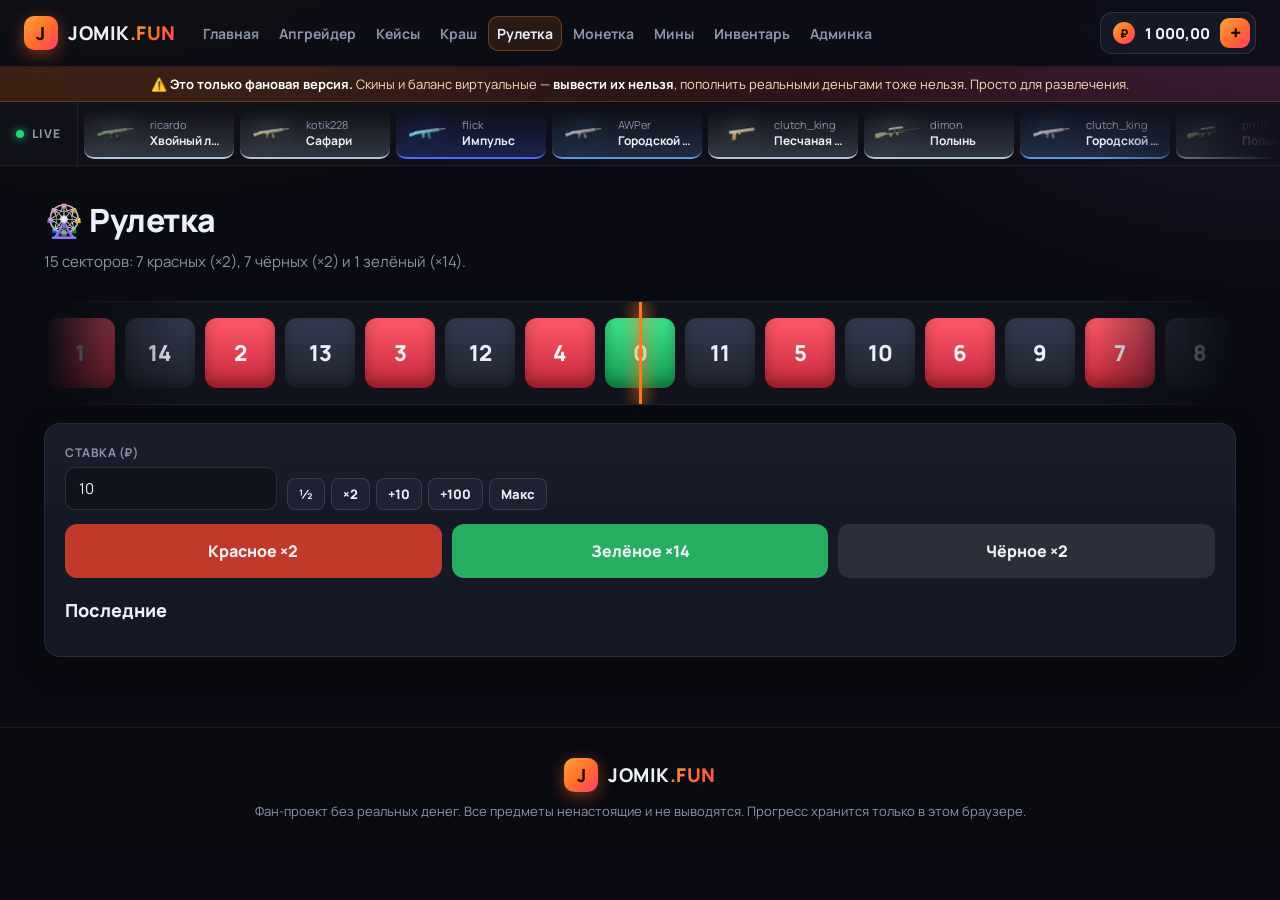
<file: roulette.html>
<!DOCTYPE html>
<html lang="ru">
<head>
  <meta charset="UTF-8">
  <meta name="viewport" content="width=device-width, initial-scale=1">
  <title>Рулетка — JOMIK.FUN</title>
  <link rel="stylesheet" href="css/style.css">
</head>
<body>
  <main class="container">
    <h1>🎡 Рулетка</h1>
    <p class="sub">15 секторов: 7 красных (×2), 7 чёрных (×2) и 1 зелёный (×14).</p>

    <div class="strip-wrap" style="margin-bottom:18px"><div class="strip" id="strip"></div></div>

    <section class="card">
      <div class="row" style="margin-bottom:14px">
        <div>
          <label>Ставка (₽)</label>
          <input class="input" id="bet" type="number" value="10" min="0">
        </div>
        <div class="chips" id="chips" style="align-self:flex-end"></div>
      </div>
      <div class="row">
        <div class="bet-col"><button class="btn btn-big" style="background:#c0392b" data-c="red">Красное ×2</button></div>
        <div class="bet-col"><button class="btn btn-big" style="background:#27ae60" data-c="green">Зелёное ×14</button></div>
        <div class="bet-col"><button class="btn btn-big" style="background:#2b2f3a" data-c="black">Чёрное ×2</button></div>
      </div>
      <h2 style="margin-top:20px">Последние</h2>
      <div class="history" id="history"></div>
    </section>
  </main>

  <script src="js/icons.js"></script>
  <script src="js/common.js"></script>
  <script>
    const $ = id => document.getElementById(id);
    bindBetChips($("bet"), $("chips"));

    // Порядок секторов как на колесе
    const WHEEL = [0, 11, 5, 10, 6, 9, 7, 8, 1, 14, 2, 13, 3, 12, 4];
    const colorOf = n => n === 0 ? "green" : n <= 7 ? "red" : "black";
    const PAYOUT = { red: 2, black: 2, green: 14 };
    const CELL = 80; // 70 + gap 10
    const REPEAT = 8;
    let busy = false;
    const hist = [];

    function cells() {
      let html = "";
      for (let r = 0; r < REPEAT; r++)
        for (const n of WHEEL) html += `<div class="rcell ${colorOf(n)}">${n}</div>`;
      return html;
    }

    const strip = $("strip");
    strip.innerHTML = cells();

    function positionFor(index, jitter) {
      const w = strip.parentElement.clientWidth;
      return w / 2 - (index * CELL + 35) + jitter;
    }

    strip.style.transform = `translateX(${positionFor(WHEEL.length * 2, 0)}px)`;

    document.querySelectorAll("[data-c]").forEach(btn => btn.addEventListener("click", () => {
      if (busy) return;
      const bet = readBet($("bet"));
      if (!bet) return;
      const choice = btn.dataset.c;
      Store.take(bet);
      busy = true;

      const mode = rigMode("roulette");
      const pool = WHEEL.filter(n => mode === "fair" || (colorOf(n) === choice) === (mode === "win"));
      const result = pool[Math.floor(Math.random() * pool.length)];
      const idx = WHEEL.length * (REPEAT - 2) + WHEEL.indexOf(result);

      strip.style.transition = "none";
      strip.style.transform = `translateX(${positionFor(WHEEL.indexOf(result) + WHEEL.length, 0)}px)`;
      void strip.offsetWidth;
      strip.style.transition = "transform 5s cubic-bezier(.1,.75,.2,1)";
      strip.style.transform = `translateX(${positionFor(idx, (Math.random() - 0.5) * 50)}px)`;

      setTimeout(() => {
        busy = false;
        const color = colorOf(result);
        hist.unshift(result);
        $("history").innerHTML = hist.slice(0, 20)
          .map(n => `<span class="rcell ${colorOf(n)}" style="flex:none;width:32px;height:32px;font-size:13px">${n}</span>`).join("");
        if (color === choice) {
          const win = round2(bet * PAYOUT[choice]);
          Store.addBalance(win);
          Store.log(`Рулетка: ${fmt(bet)} ₽ на ${choice}, выпало ${result} — +${fmt(win)} ₽`);
          toast(`Выпало ${result}! +${fmt(win)} ₽`, "win");
        } else {
          Store.log(`Рулетка: ${fmt(bet)} ₽ на ${choice}, выпало ${result} — проигрыш`);
          toast(`Выпало ${result}. Не повезло`, "lose");
        }
      }, 5200);
    }));
  </script>
</body>
</html>
</file>
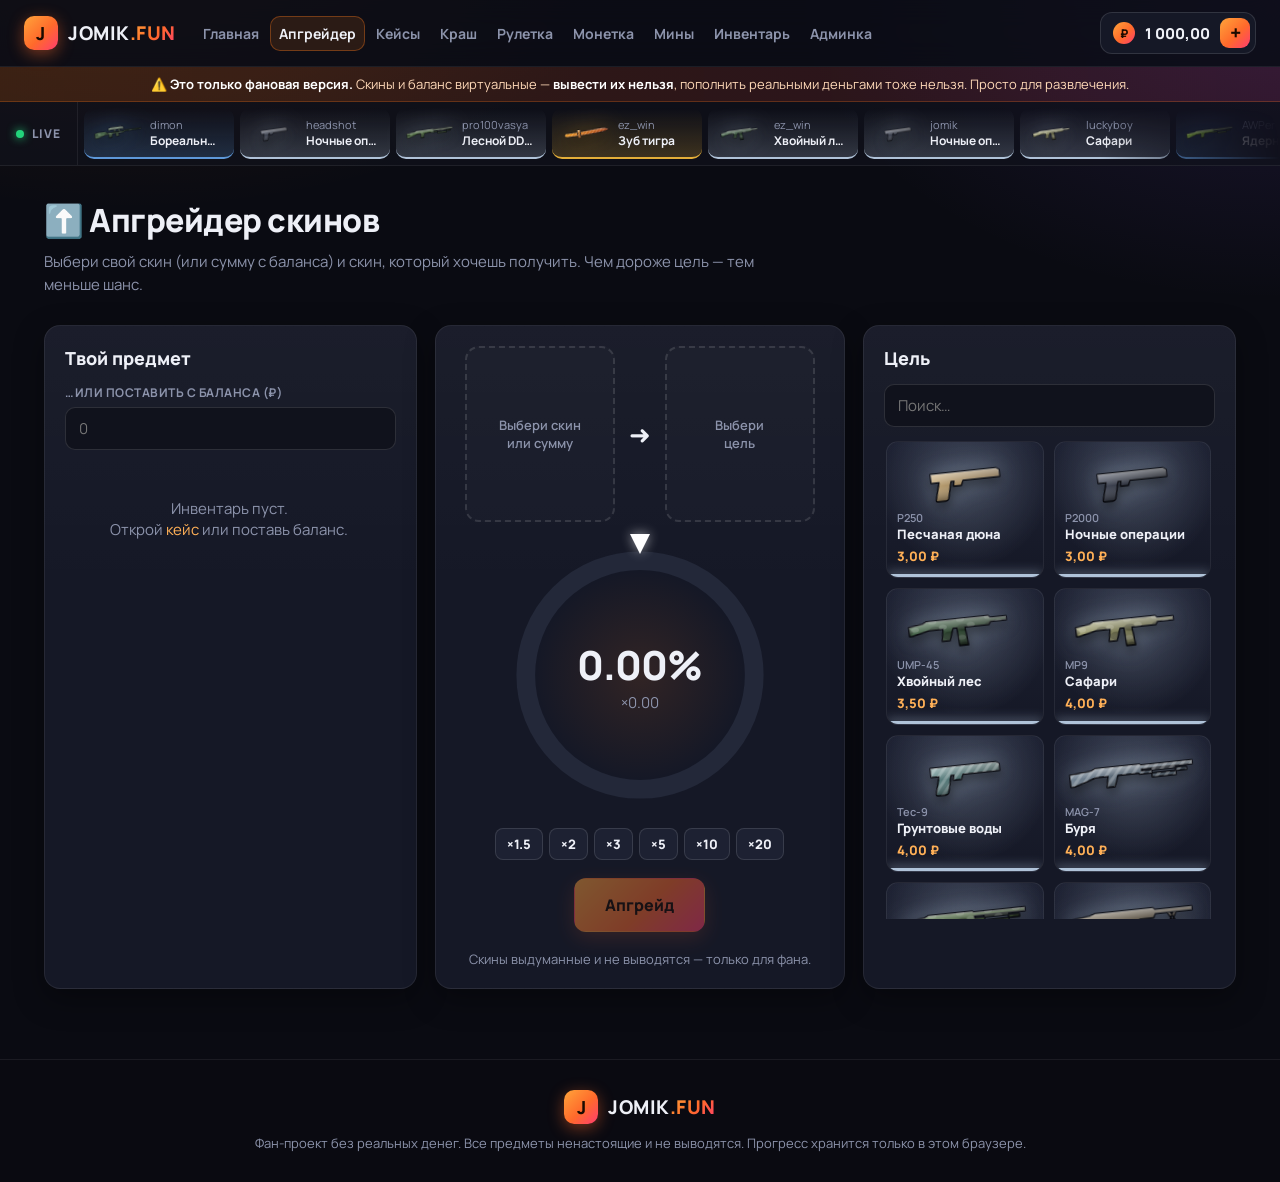
<file: upgrader.html>
<!DOCTYPE html>
<html lang="ru">
<head>
  <meta charset="UTF-8">
  <meta name="viewport" content="width=device-width, initial-scale=1">
  <title>Апгрейдер — JOMIK.FUN</title>
  <link rel="stylesheet" href="css/style.css">
</head>
<body>
  <main class="container">
    <h1>⬆️ Апгрейдер скинов</h1>
    <p class="sub">Выбери свой скин (или сумму с баланса) и скин, который хочешь получить. Чем дороже цель — тем меньше шанс.</p>

    <div class="grid grid-3">
      <section class="card">
        <h2>Твой предмет</h2>
        <div class="row" style="margin-bottom:12px">
          <div style="flex:1">
            <label>…или поставить с баланса (₽)</label>
            <input class="input" id="betBalance" type="number" min="0" step="1" placeholder="0" style="width:100%">
          </div>
        </div>
        <div class="skins" id="myItems"></div>
      </section>

      <section class="card upg-center">
        <div class="upg-slots">
          <div class="slot" id="slotFrom">Выбери скин<br>или сумму</div>
          <div style="font-size:26px">➜</div>
          <div class="slot" id="slotTo">Выбери<br>цель</div>
        </div>

        <div class="wheel">
          <svg viewBox="0 0 260 260">
            <defs>
              <linearGradient id="arcGrad" x1="0" y1="0" x2="1" y2="1">
                <stop offset="0%" stop-color="#ffa43b"/>
                <stop offset="100%" stop-color="#ff3d6e"/>
              </linearGradient>
            </defs>
            <circle cx="130" cy="130" r="110" fill="none" stroke="#232839" stroke-width="18"/>
            <circle id="arc" cx="130" cy="130" r="110" fill="none" stroke="url(#arcGrad)" stroke-width="18"
                    stroke-linecap="round" stroke-dasharray="0 1000" style="transition:stroke-dasharray .3s"/>
          </svg>
          <div class="pointer" id="pointer"></div>
          <div class="label">
            <div class="pct" id="chance">0%</div>
            <div class="muted" id="mult">×0.00</div>
          </div>
        </div>

        <div class="chips" id="quick">
          <button class="btn btn-sm" data-m="1.5">×1.5</button>
          <button class="btn btn-sm" data-m="2">×2</button>
          <button class="btn btn-sm" data-m="3">×3</button>
          <button class="btn btn-sm" data-m="5">×5</button>
          <button class="btn btn-sm" data-m="10">×10</button>
          <button class="btn btn-sm" data-m="20">×20</button>
        </div>

        <button class="btn btn-accent btn-big" id="go" disabled>Апгрейд</button>
        <div class="muted center" style="font-size:13px">Скины выдуманные и не выводятся — только для фана.</div>
      </section>

      <section class="card">
        <h2>Цель</h2>
        <input class="input" id="search" placeholder="Поиск…" style="width:100%;margin-bottom:12px">
        <div class="skins" id="targets"></div>
      </section>
    </div>
  </main>

  <script src="js/icons.js"></script>
  <script src="js/common.js"></script>
  <script>
    const $ = id => document.getElementById(id);
    const CIRC = 2 * Math.PI * 110;
    let selectedUid = null;
    let targetId = null;
    let spinning = false;
    let rotation = 0;
    let frozen = null; // ставка на время крутки: { stake, skin } — предмет уже списан из инвентаря

    function stakeValue() {
      if (frozen) return frozen.stake;
      if (selectedUid !== null) {
        const it = inventoryItems().find(i => i.uid === selectedUid);
        return it ? it.skin.price : 0;
      }
      const v = parseFloat($("betBalance").value);
      return v > 0 ? round2(v) : 0;
    }

    function chance() {
      const stake = stakeValue();
      const target = targetId && skinById(targetId);
      if (!stake || !target) return 0;
      const s = Store.settings;
      let c = stake / target.price * 100 * (1 - s.edge.upgrader / 100) + Number(s.upgraderBoost || 0);
      return Math.max(0.01, Math.min(Number(s.maxUpgradeChance) || 90, c));
    }

    function renderMine() {
      const items = inventoryItems();
      $("myItems").innerHTML = items.length
        ? items.map(i => skinHTML(i.skin, "", i.uid === selectedUid ? "selected" : "")
            .replace('class="skin', `data-uid="${i.uid}" class="skin`)).join("")
        : `<div class="empty">Инвентарь пуст.<br>Открой <a href="cases.html">кейс</a> или поставь баланс.</div>`;
    }

    function renderTargets() {
      const q = $("search").value.trim().toLowerCase();
      const stake = stakeValue();
      const list = allSkins()
        .filter(s => s.price > stake)
        .filter(s => !q || (s.weapon + " " + s.name).toLowerCase().includes(q))
        .sort((a, b) => a.price - b.price);
      $("targets").innerHTML = list.length
        ? list.map(s => skinHTML(s, "", s.id === targetId ? "selected" : "")
            .replace('class="skin', `data-id="${s.id}" class="skin`)).join("")
        : `<div class="empty">Нет подходящих скинов</div>`;
    }

    function renderCenter() {
      const stake = stakeValue();
      const target = targetId && skinById(targetId);
      if (target && target.price <= stake) targetId = null;

      const it = frozen ? frozen.skin && { skin: frozen.skin }
        : selectedUid !== null && inventoryItems().find(i => i.uid === selectedUid);
      $("slotFrom").innerHTML = it ? skinHTML(it.skin)
        : stake ? `<div><div style="font-size:34px">💰</div><b>${fmt(stake)} ₽</b><br>с баланса</div>`
        : "Выбери скин<br>или сумму";
      $("slotTo").innerHTML = targetId ? skinHTML(skinById(targetId)) : "Выбери<br>цель";

      const c = chance();
      $("chance").textContent = c.toFixed(2) + "%";
      $("mult").textContent = "×" + (targetId && stake ? (skinById(targetId).price / stake).toFixed(2) : "0.00");
      $("arc").setAttribute("stroke-dasharray", `${CIRC * c / 100} ${CIRC}`);
      $("arc").style.opacity = c ? 1 : 0;
      $("go").disabled = spinning || !c;
    }

    function renderAll() { renderMine(); renderTargets(); renderCenter(); }

    $("myItems").addEventListener("click", e => {
      const el = e.target.closest("[data-uid]");
      if (!el || spinning) return;
      const uid = Number(el.dataset.uid);
      selectedUid = selectedUid === uid ? null : uid;
      $("betBalance").value = "";
      renderAll();
    });

    $("targets").addEventListener("click", e => {
      const el = e.target.closest("[data-id]");
      if (!el || spinning) return;
      targetId = el.dataset.id;
      renderAll();
    });

    $("betBalance").addEventListener("input", () => {
      if (spinning) return;
      selectedUid = null;
      renderAll();
    });

    $("search").addEventListener("input", renderTargets);

    $("quick").addEventListener("click", e => {
      const m = Number(e.target.dataset.m);
      const stake = stakeValue();
      if (!m || spinning) return;
      if (!stake) { toast("Сначала выбери свой скин или сумму", "lose"); return; }
      const t = allSkins().filter(s => s.price >= stake * m).sort((a, b) => a.price - b.price)[0];
      if (!t) { toast("Нет скина с таким множителем", "lose"); return; }
      targetId = t.id;
      renderAll();
    });

    $("go").addEventListener("click", () => {
      const c = chance();
      const stake = stakeValue();
      const target = skinById(targetId);
      if (!c || !target || spinning) return;

      // Забираем ставку
      let stakeLabel;
      if (selectedUid !== null) {
        const it = inventoryItems().find(i => i.uid === selectedUid);
        if (!it) return;
        Store.removeItem(it.uid);
        stakeLabel = `${it.skin.weapon} | ${it.skin.name}`;
        frozen = { stake, skin: it.skin };
      } else {
        if (stake > Store.balance) { toast("Недостаточно средств", "lose"); return; }
        Store.take(stake);
        stakeLabel = fmt(stake) + " ₽";
        frozen = { stake, skin: null };
      }

      spinning = true;
      renderCenter();
      // Подкрутка из админки: выбираем точку остановки внутри или вне зоны шанса
      const mode = rigMode("upgrader");
      const roll = mode === "win" ? Math.random() * c
        : mode === "lose" ? c + Math.random() * (100 - c)
        : Math.random() * 100;
      const win = roll < c;
      rotation = Math.ceil(rotation / 360) * 360 + 360 * 5 + roll * 3.6;
      $("pointer").style.transform = `rotate(${rotation}deg)`;

      setTimeout(() => {
        spinning = false;
        frozen = null;
        selectedUid = null;
        $("betBalance").value = "";
        if (win) {
          Store.addSkin(target.id);
          Store.log(`Апгрейдер: ${stakeLabel} → ${target.weapon} | ${target.name} (шанс ${c.toFixed(2)}%) — ПОБЕДА`);
          modal(`<h2 style="color:var(--green)">Успех! 🎉</h2>${skinHTML(target, "", "big")}
            <p class="muted">Скин добавлен в инвентарь. Напоминаем: вывести его нельзя — это фан-версия.</p>`);
        } else {
          Store.log(`Апгрейдер: ${stakeLabel} → ${target.weapon} | ${target.name} (шанс ${c.toFixed(2)}%) — проигрыш`);
          toast(`Не повезло: выпало ${roll.toFixed(2)}, нужно было меньше ${c.toFixed(2)}`, "lose");
        }
        renderAll();
      }, 4200);
    });

    renderAll();
  </script>
</body>
</html>
</file>
<file: css/style.css>
@import url("https://fonts.googleapis.com/css2?family=Manrope:wght@400;500;600;700;800&display=swap");

:root {
  --bg: #0a0b12;
  --bg2: #10121c;
  --card: #151826;
  --card2: #1d2132;
  --card3: #252a3f;
  --border: rgba(255, 255, 255, .07);
  --border2: rgba(255, 255, 255, .12);
  --text: #eef0f7;
  --muted: #8c93ab;
  --accent: #ff7a1a;
  --accent2: #ffb057;
  --grad: linear-gradient(135deg, #ffa43b 0%, #ff6a2b 55%, #ff3d6e 100%);
  --purple: #8b5cf6;
  --green: #22d47b;
  --red: #ff4d5e;
  --blue: #3d8bfd;
  --radius: 16px;
  --shadow: 0 10px 30px rgba(0, 0, 0, .35);
}

* { box-sizing: border-box; }

html { scrollbar-color: var(--card3) transparent; }

body {
  margin: 0;
  background:
    radial-gradient(900px 500px at 10% -10%, rgba(255, 122, 26, .12), transparent 60%),
    radial-gradient(800px 500px at 100% 0%, rgba(139, 92, 246, .14), transparent 60%),
    var(--bg);
  background-attachment: fixed;
  color: var(--text);
  font-family: "Manrope", "Segoe UI", Roboto, Arial, sans-serif;
  font-size: 15px;
  min-height: 100vh;
  -webkit-font-smoothing: antialiased;
}

a { color: var(--accent2); text-decoration: none; }

button, input, select { font: inherit; color: inherit; }

::-webkit-scrollbar { width: 8px; height: 8px; }
::-webkit-scrollbar-thumb { background: var(--card3); border-radius: 8px; }
::-webkit-scrollbar-track { background: transparent; }

/* ---------- header ---------- */
.header {
  position: sticky;
  top: 0;
  z-index: 30;
  display: flex;
  align-items: center;
  gap: 18px;
  padding: 12px 24px;
  background: rgba(12, 13, 22, .78);
  backdrop-filter: blur(14px);
  -webkit-backdrop-filter: blur(14px);
  border-bottom: 1px solid var(--border);
}

.logo {
  display: flex;
  align-items: center;
  gap: 10px;
  font-weight: 800;
  font-size: 19px;
  color: var(--text);
  letter-spacing: .5px;
  white-space: nowrap;
}
.logo-text span { background: var(--grad); -webkit-background-clip: text; background-clip: text; color: transparent; }
.logo-mark {
  width: 34px; height: 34px;
  display: grid; place-items: center;
  border-radius: 10px;
  background: var(--grad);
  color: #1a0a00;
  font-size: 18px;
  box-shadow: 0 4px 16px rgba(255, 106, 43, .45);
}

.nav {
  display: flex;
  gap: 2px;
  flex: 1;
  overflow-x: auto;
  scrollbar-width: none;
}
.nav::-webkit-scrollbar { display: none; }
.nav a {
  display: flex;
  align-items: center;
  gap: 6px;
  padding: 8px 12px;
  border-radius: 10px;
  color: var(--muted);
  font-weight: 700;
  font-size: 14px;
  white-space: nowrap;
  transition: color .15s, background .15s;
}
.nav a .ni { font-size: 15px; filter: grayscale(.6); transition: filter .15s; }
.nav a:hover { color: var(--text); background: rgba(255, 255, 255, .04); }
.nav a:hover .ni, .nav a.active .ni { filter: none; }
.nav a.active { color: var(--text); background: rgba(255, 122, 26, .12); box-shadow: inset 0 0 0 1px rgba(255, 122, 26, .35); }

.balance {
  display: flex;
  align-items: center;
  gap: 10px;
  padding: 5px 5px 5px 12px;
  border-radius: 12px;
  background: var(--card);
  border: 1px solid var(--border2);
  font-weight: 800;
  white-space: nowrap;
}
.balance .coin {
  width: 22px; height: 22px;
  display: grid; place-items: center;
  border-radius: 50%;
  background: var(--grad);
  color: #1a0a00;
  font-size: 12px;
}
.balance .plus {
  width: 30px; height: 30px;
  display: grid; place-items: center;
  border-radius: 9px;
  background: var(--grad);
  color: #1a0a00;
  font-size: 20px;
  font-weight: 800;
  line-height: 1;
}

.disclaimer {
  background: linear-gradient(90deg, rgba(255, 122, 26, .16), rgba(255, 61, 110, .12));
  color: #ffd9b8;
  text-align: center;
  padding: 8px 16px;
  font-size: 13px;
  border-bottom: 1px solid rgba(255, 122, 26, .25);
}
.disclaimer b { color: #fff; }

/* ---------- live feed ---------- */
.live {
  display: flex;
  align-items: stretch;
  background: rgba(16, 18, 28, .7);
  border-bottom: 1px solid var(--border);
  height: 64px;
  overflow: hidden;
}
.live-label {
  display: flex;
  align-items: center;
  gap: 8px;
  padding: 0 16px;
  font-weight: 800;
  font-size: 12px;
  letter-spacing: 1px;
  color: var(--muted);
  border-right: 1px solid var(--border);
  flex: none;
}
.live-label .dot {
  width: 8px; height: 8px; border-radius: 50%;
  background: var(--green);
  box-shadow: 0 0 10px var(--green);
  animation: pulse 1.6s infinite;
}
@keyframes pulse { 50% { opacity: .35; } }
.live-track {
  display: flex;
  gap: 6px;
  padding: 6px;
  overflow: hidden;
  -webkit-mask-image: linear-gradient(90deg, #000 85%, transparent);
  mask-image: linear-gradient(90deg, #000 85%, transparent);
}
.live-item {
  flex: 0 0 150px;
  display: flex;
  align-items: center;
  gap: 8px;
  padding: 0 10px;
  border-radius: 10px;
  background: linear-gradient(180deg, transparent, color-mix(in srgb, var(--rc) 22%, transparent));
  border-bottom: 2px solid var(--rc);
  animation: liveIn .4s ease-out;
}
.live-item.mine { box-shadow: inset 0 0 0 1px var(--accent); }
.live-item .ico { flex: 0 0 48px; height: 26px; display: flex; }
.live-item .wicon { transform: rotate(-8deg); }
.live-item .li-text { min-width: 0; }
.live-item .w { font-size: 11px; color: var(--muted); white-space: nowrap; overflow: hidden; text-overflow: ellipsis; }
.live-item.mine .w { color: var(--accent2); font-weight: 800; }
.live-item .n { font-size: 12px; font-weight: 700; white-space: nowrap; overflow: hidden; text-overflow: ellipsis; }
@keyframes liveIn { from { transform: translateX(-40px); opacity: 0; } }

/* ---------- layout ---------- */
.container { max-width: 1240px; margin: 0 auto; padding: 32px 24px 70px; }
h1 { margin: 0 0 8px; font-size: 32px; font-weight: 800; letter-spacing: -.5px; }
h2 { margin: 0 0 14px; font-size: 18px; font-weight: 800; }
.sub { color: var(--muted); margin: 0 0 28px; max-width: 760px; line-height: 1.55; }

.card {
  background: linear-gradient(180deg, rgba(255, 255, 255, .025), transparent 40%), var(--card);
  border: 1px solid var(--border);
  border-radius: var(--radius);
  padding: 20px;
  box-shadow: var(--shadow);
}

.grid { display: grid; gap: 18px; }
.grid > * { min-width: 0; }
select.input { max-width: 100%; }
.grid-2 { grid-template-columns: repeat(auto-fit, minmax(340px, 1fr)); }
.grid-3 { grid-template-columns: 1fr 1.1fr 1fr; }
.grid-side { grid-template-columns: minmax(260px, 330px) 1fr; }
@media (max-width: 960px) { .grid-3 { grid-template-columns: 1fr; } }

.row { display: flex; gap: 10px; align-items: center; flex-wrap: wrap; }
.spacer { flex: 1; }
.muted { color: var(--muted); }
.center { text-align: center; }

/* ---------- controls ---------- */
.btn {
  border: 1px solid var(--border2);
  border-radius: 10px;
  padding: 10px 18px;
  font-weight: 800;
  cursor: pointer;
  background: var(--card2);
  color: var(--text);
  transition: filter .15s, transform .08s, box-shadow .15s;
}
.btn:hover { filter: brightness(1.15); }
.btn:active { transform: translateY(1px) scale(.99); }
.btn:disabled { opacity: .45; cursor: not-allowed; filter: none; transform: none; }
.btn-accent { background: var(--grad); border-color: transparent; color: #1a0a00; box-shadow: 0 6px 20px rgba(255, 106, 43, .3); }
.btn-green { background: linear-gradient(135deg, #3ee68f, #16b866); border-color: transparent; color: #04210f; box-shadow: 0 6px 20px rgba(34, 212, 123, .28); }
.btn-red { background: linear-gradient(135deg, #ff6b78, #e5384a); border-color: transparent; color: #fff; }
.btn-sm { padding: 6px 11px; font-size: 13px; border-radius: 8px; }
.btn-big { padding: 15px 30px; font-size: 16px; border-radius: 12px; }

.input {
  background: var(--bg2);
  border: 1px solid var(--border2);
  border-radius: 10px;
  padding: 10px 13px;
  min-width: 0;
  transition: border-color .15s, box-shadow .15s;
}
.input:focus { outline: none; border-color: var(--accent); box-shadow: 0 0 0 3px rgba(255, 122, 26, .18); }
select.input { cursor: pointer; }
label { color: var(--muted); font-size: 12px; font-weight: 700; text-transform: uppercase; letter-spacing: .5px; display: block; margin-bottom: 6px; }

.chips { display: flex; gap: 6px; flex-wrap: wrap; }

/* ---------- hub ---------- */
.hero {
  position: relative;
  overflow: hidden;
  border-radius: 22px;
  padding: 44px 40px;
  margin-bottom: 28px;
  background:
    radial-gradient(600px 300px at 85% 30%, rgba(255, 61, 110, .35), transparent 70%),
    radial-gradient(500px 300px at 60% 120%, rgba(139, 92, 246, .35), transparent 70%),
    linear-gradient(135deg, #1b1424, #121528);
  border: 1px solid var(--border2);
  box-shadow: var(--shadow);
}
.hero h1 { font-size: 42px; line-height: 1.1; max-width: 620px; }
.hero h1 span { background: var(--grad); -webkit-background-clip: text; background-clip: text; color: transparent; }
.hero p { color: #c4c9da; max-width: 560px; line-height: 1.6; margin: 0 0 24px; }
.hero .art {
  --rc: #eb4b4b;
  position: absolute;
  right: 30px; top: 50%;
  width: 380px;
  transform: translateY(-50%) rotate(-12deg);
  filter: drop-shadow(0 20px 40px rgba(0, 0, 0, .5));
  animation: float 5s ease-in-out infinite;
}
@keyframes float { 50% { transform: translateY(calc(-50% - 12px)) rotate(-8deg); } }

.stats { display: grid; grid-template-columns: repeat(auto-fit, minmax(180px, 1fr)); gap: 14px; margin-bottom: 32px; }
.stat {
  background: var(--card);
  border: 1px solid var(--border);
  border-radius: 14px;
  padding: 16px 18px;
}
.stat .k { color: var(--muted); font-size: 12px; font-weight: 700; text-transform: uppercase; letter-spacing: .5px; }
.stat .v { font-size: 24px; font-weight: 800; margin-top: 4px; }

.section-title { display: flex; align-items: center; gap: 10px; margin: 0 0 16px; font-size: 20px; font-weight: 800; }

.games { display: grid; grid-template-columns: repeat(auto-fill, minmax(260px, 1fr)); gap: 16px; }
.game-card {
  --gc: #ff7a1a;
  position: relative;
  overflow: hidden;
  display: block;
  min-height: 170px;
  background:
    radial-gradient(260px 160px at 100% 0%, color-mix(in srgb, var(--gc) 35%, transparent), transparent 70%),
    var(--card);
  border: 1px solid var(--border);
  border-radius: var(--radius);
  padding: 22px;
  color: var(--text);
  transition: transform .2s, border-color .2s, box-shadow .2s;
}
.game-card:hover {
  transform: translateY(-4px);
  border-color: color-mix(in srgb, var(--gc) 60%, transparent);
  box-shadow: 0 16px 40px color-mix(in srgb, var(--gc) 22%, transparent);
}
.game-card .emoji {
  width: 56px; height: 56px;
  display: grid; place-items: center;
  border-radius: 14px;
  font-size: 30px;
  background: color-mix(in srgb, var(--gc) 18%, transparent);
  border: 1px solid color-mix(in srgb, var(--gc) 40%, transparent);
}
.game-card h3 { margin: 16px 0 6px; font-size: 18px; }
.game-card p { margin: 0; color: var(--muted); font-size: 14px; line-height: 1.5; }
.game-card .tag {
  position: absolute; top: 18px; right: 18px;
  font-size: 11px; font-weight: 800; letter-spacing: .5px;
  padding: 4px 8px; border-radius: 6px;
  background: color-mix(in srgb, var(--gc) 22%, transparent);
  color: color-mix(in srgb, var(--gc) 70%, #fff);
}

/* ---------- skins ---------- */
.skins {
  display: grid;
  grid-template-columns: repeat(auto-fill, minmax(132px, 1fr));
  gap: 10px;
  max-height: 480px;
  overflow-y: auto;
  padding: 2px 4px 2px 2px;
}
.skin {
  position: relative;
  background:
    radial-gradient(circle at 50% 30%, color-mix(in srgb, var(--rc, #888) 28%, transparent) 0%, transparent 70%),
    linear-gradient(180deg, var(--card2), var(--card));
  border: 1px solid var(--border);
  border-radius: 12px;
  padding: 10px 10px 12px;
  cursor: pointer;
  user-select: none;
  transition: transform .15s, box-shadow .15s, border-color .15s;
  overflow: hidden;
}
.skin::after {
  content: "";
  position: absolute;
  left: 0; right: 0; bottom: 0;
  height: 3px;
  background: var(--rc, #888);
  box-shadow: 0 0 12px var(--rc, #888);
}
.skin:hover { transform: translateY(-3px); border-color: color-mix(in srgb, var(--rc, #888) 50%, transparent); }
.skin.selected { border-color: var(--accent); box-shadow: 0 0 0 2px var(--accent), 0 8px 24px rgba(255, 122, 26, .25); }
.skin .ico { height: 58px; display: flex; align-items: center; justify-content: center; }
.wicon {
  width: 100%;
  max-width: 128px;
  height: 100%;
  overflow: visible;
  filter: drop-shadow(0 5px 6px rgba(0, 0, 0, .55)) drop-shadow(0 0 10px color-mix(in srgb, var(--rc, #888) 45%, transparent));
  transform: rotate(-6deg);
  transition: transform .25s;
}
.skin:hover .wicon { transform: rotate(-10deg) scale(1.08); }
.skin .w { font-size: 11px; color: var(--muted); white-space: nowrap; overflow: hidden; text-overflow: ellipsis; font-weight: 600; }
.skin .n { font-size: 13px; font-weight: 800; white-space: nowrap; overflow: hidden; text-overflow: ellipsis; }
.skin .p { font-size: 13px; color: var(--accent2); font-weight: 800; margin-top: 4px; }
.skin .actions { margin-top: 8px; display: flex; gap: 4px; }
.skin .actions .btn { flex: 1; }
.skin.big { width: 180px; padding: 16px; cursor: default; }
.skin.big .ico { height: 84px; }

.empty { color: var(--muted); text-align: center; padding: 34px 10px; grid-column: 1 / -1; }

/* ---------- strip (cases / roulette) ---------- */
.strip-wrap {
  position: relative;
  overflow: hidden;
  background: var(--bg2);
  border: 1px solid var(--border);
  border-radius: var(--radius);
  padding: 16px 0;
  -webkit-mask-image: linear-gradient(90deg, transparent, #000 12%, #000 88%, transparent);
  mask-image: linear-gradient(90deg, transparent, #000 12%, #000 88%, transparent);
}
.strip-wrap::after {
  content: "";
  position: absolute;
  top: 0; bottom: 0;
  left: 50%;
  width: 3px;
  margin-left: -1px;
  background: var(--accent);
  box-shadow: 0 0 16px 2px var(--accent);
  z-index: 2;
}
.strip { display: flex; gap: 10px; will-change: transform; }
.strip .skin { flex: 0 0 130px; cursor: default; }
.strip .skin:hover { transform: none; }

/* ---------- modal & toast ---------- */
.modal-bg {
  position: fixed; inset: 0;
  background: rgba(5, 6, 12, .72);
  backdrop-filter: blur(6px);
  -webkit-backdrop-filter: blur(6px);
  display: flex; align-items: center; justify-content: center;
  z-index: 100;
  padding: 16px;
  animation: fade .2s;
}
.modal {
  background: linear-gradient(180deg, rgba(255, 255, 255, .04), transparent 40%), var(--card);
  border: 1px solid var(--border2);
  border-radius: 20px;
  padding: 28px;
  max-width: 440px;
  width: 100%;
  text-align: center;
  box-shadow: 0 30px 80px rgba(0, 0, 0, .6);
  animation: pop .25s cubic-bezier(.2, 1.4, .4, 1);
}
.modal h2 { margin-bottom: 10px; font-size: 22px; }
.modal p { line-height: 1.55; }
.modal .skin { margin: 16px auto; }
@keyframes fade { from { opacity: 0; } }
@keyframes pop { from { transform: scale(.88); opacity: 0; } }

.toasts { position: fixed; right: 16px; bottom: 16px; display: flex; flex-direction: column; gap: 8px; z-index: 200; }
.toast {
  background: rgba(29, 33, 50, .95);
  backdrop-filter: blur(8px);
  border: 1px solid var(--border2);
  border-left: 4px solid var(--accent);
  padding: 12px 16px;
  border-radius: 12px;
  box-shadow: var(--shadow);
  animation: tin .25s ease-out;
  max-width: 340px;
  font-weight: 600;
}
.toast.win { border-left-color: var(--green); }
.toast.lose { border-left-color: var(--red); }
@keyframes tin { from { transform: translateX(30px); opacity: 0; } }

.footer {
  text-align: center;
  color: var(--muted);
  font-size: 13px;
  padding: 30px 20px;
  border-top: 1px solid var(--border);
  background: rgba(10, 11, 18, .6);
}
.footer p { margin: 10px 0 0; }

/* ---------- upgrader ---------- */
.upg-center { display: flex; flex-direction: column; align-items: center; gap: 18px; }
.wheel { position: relative; width: 270px; height: 270px; }
.wheel::before {
  content: "";
  position: absolute; inset: 30px;
  border-radius: 50%;
  background: radial-gradient(circle, rgba(255, 122, 26, .12), transparent 70%);
}
.wheel svg { width: 100%; height: 100%; transform: rotate(-90deg); }
.wheel .pointer {
  position: absolute; inset: 0;
  pointer-events: none;
  transition: transform 4s cubic-bezier(.15, .85, .25, 1);
}
.wheel .pointer::before {
  content: "";
  position: absolute;
  left: 50%; top: -6px;
  margin-left: -10px;
  border-left: 10px solid transparent;
  border-right: 10px solid transparent;
  border-top: 20px solid #fff;
  filter: drop-shadow(0 0 6px rgba(255, 255, 255, .6));
}
.wheel .label {
  position: absolute; inset: 0;
  pointer-events: none;
  display: flex; flex-direction: column; align-items: center; justify-content: center;
}
.wheel .label .pct { font-size: 40px; font-weight: 800; letter-spacing: -1px; }
.upg-slots { display: flex; gap: 14px; align-items: center; }
.slot {
  width: 150px; min-height: 176px;
  border: 2px dashed var(--border2);
  border-radius: 14px;
  display: flex; align-items: center; justify-content: center;
  color: var(--muted); text-align: center; font-size: 13px; font-weight: 600;
  background: rgba(255, 255, 255, .015);
}
.slot .skin { width: 100%; cursor: default; }
.slot .skin:hover { transform: none; }

/* ---------- crash ---------- */
.crash-box {
  position: relative;
  min-height: 360px;
  background:
    linear-gradient(rgba(255, 255, 255, .03) 1px, transparent 1px) 0 0 / 100% 48px,
    linear-gradient(90deg, rgba(255, 255, 255, .03) 1px, transparent 1px) 0 0 / 48px 100%,
    var(--bg2);
  border-radius: var(--radius);
  border: 1px solid var(--border);
  overflow: hidden;
}
.crash-box canvas { position: absolute; inset: 0; width: 100%; height: 100%; display: block; }
.crash-mult { position: absolute; inset: 0; display: flex; align-items: center; justify-content: center; font-size: 64px; font-weight: 800; pointer-events: none; text-shadow: 0 6px 30px rgba(0, 0, 0, .6); }
.crash-mult.crashed { color: var(--red); }
.crash-mult.cashed { color: var(--green); }

.history { display: flex; gap: 6px; flex-wrap: wrap; }
.history span { padding: 5px 10px; border-radius: 8px; font-size: 13px; font-weight: 800; background: var(--card2); border: 1px solid var(--border); }
.history .g { color: var(--green); }
.history .r { color: var(--red); }

/* ---------- coinflip ---------- */
.coin3d {
  width: 170px; height: 170px; margin: 24px auto;
  position: relative; transform-style: preserve-3d;
}
.coin3d .face {
  position: absolute; inset: 0; border-radius: 50%;
  display: flex; align-items: center; justify-content: center;
  font-size: 42px; font-weight: 900; backface-visibility: hidden;
  border: 6px solid rgba(255, 255, 255, .25);
  box-shadow: inset 0 -10px 30px rgba(0, 0, 0, .35), 0 20px 40px rgba(0, 0, 0, .4);
}
.coin3d .ct { background: radial-gradient(circle at 35% 30%, #8fb5ff, #2a4f8f); }
.coin3d .t { background: radial-gradient(circle at 35% 30%, #ffd98a, #8f6a2a); transform: rotateY(180deg); }
.side-btn { min-width: 90px; }
.side-btn.active { box-shadow: 0 0 0 2px var(--accent), 0 6px 20px rgba(255, 122, 26, .3); }

/* ---------- roulette ---------- */
.rcell {
  flex: 0 0 70px; height: 70px; border-radius: 12px;
  display: flex; align-items: center; justify-content: center;
  font-size: 22px; font-weight: 800;
  box-shadow: inset 0 -6px 14px rgba(0, 0, 0, .3);
}
.rcell.red { background: linear-gradient(180deg, #ff5a6a, #c4283a); }
.rcell.black { background: linear-gradient(180deg, #343a4f, #20242f); }
.rcell.green { background: linear-gradient(180deg, #3ee68f, #149a54); }
.bet-col { flex: 1; min-width: 180px; }
.bet-col .btn { width: 100%; border-color: transparent; }

/* ---------- mines ---------- */
.mines-grid { display: grid; grid-template-columns: repeat(5, 1fr); gap: 10px; max-width: 440px; margin: 0 auto; }
.tile {
  aspect-ratio: 1;
  border-radius: 12px;
  background: linear-gradient(180deg, var(--card3), var(--card2));
  border: 1px solid var(--border2);
  cursor: pointer;
  font-size: 30px;
  box-shadow: inset 0 -4px 0 rgba(0, 0, 0, .25);
  transition: transform .12s, background .2s, box-shadow .2s;
}
.tile:hover:not(:disabled) { transform: translateY(-2px); background: linear-gradient(180deg, #30364f, #262b3f); box-shadow: 0 6px 16px rgba(0, 0, 0, .3); }
.tile.gem { background: linear-gradient(180deg, #1f7a4b, #145234); border-color: rgba(34, 212, 123, .4); }
.tile.bomb { background: linear-gradient(180deg, #8a2430, #5c1520); border-color: rgba(255, 77, 94, .5); }
.tile:disabled { cursor: default; }

/* ---------- admin ---------- */
.admin-warn { border-color: rgba(255, 77, 94, .3); background: linear-gradient(180deg, rgba(255, 77, 94, .08), transparent), var(--card); }
.kv { display: grid; grid-template-columns: 1fr 120px; gap: 10px 12px; align-items: center; }
.log { max-height: 320px; overflow-y: auto; font-size: 13px; }
.log div { padding: 7px 0; border-bottom: 1px solid var(--border); }

.rig-card { grid-column: 1 / -1; border-color: rgba(139, 92, 246, .35); background: linear-gradient(180deg, rgba(139, 92, 246, .08), transparent 50%), var(--card); }
.rig-list { display: grid; grid-template-columns: repeat(auto-fill, minmax(330px, 1fr)); gap: 10px 28px; }
.rig-row { display: flex; align-items: center; justify-content: space-between; gap: 10px; flex-wrap: wrap; }
.rig-row > span { font-weight: 700; }
.seg { display: inline-flex; background: var(--bg2); border: 1px solid var(--border2); border-radius: 10px; padding: 3px; }
.seg button {
  border: none; background: transparent; color: var(--muted);
  padding: 6px 12px; border-radius: 7px; font-weight: 800; font-size: 13px; cursor: pointer;
}
.seg button:hover { color: var(--text); }
.seg button.on.fair { background: var(--card3); color: var(--text); }
.seg button.on.win { background: var(--green); color: #04210f; }
.seg button.on.lose { background: var(--red); color: #fff; }

/* ---------- mobile ---------- */
@media (max-width: 1400px) {
  .nav a { padding: 8px 9px; }
  .nav a .ni { display: none; }
}

@media (max-width: 900px) {
  .header { flex-wrap: wrap; gap: 10px; padding: 10px 16px; }
  .nav { order: 3; flex-basis: 100%; }
  .nav a .ni { display: inline; }
  .balance { margin-left: auto; }
  .hero .art { display: none; }
}

@media (max-width: 700px) {
  .grid-side { grid-template-columns: 1fr; }
  .grid-2 { grid-template-columns: 1fr; }
  .slot { width: 115px; min-height: 150px; }
  .upg-slots { gap: 8px; }
  .wheel { width: 220px; height: 220px; }
  .container { padding: 22px 16px 50px; }
  h1 { font-size: 26px; }
  .hero { padding: 28px 20px; }
  .hero h1 { font-size: 30px; }
  .live-label { padding: 0 10px; }
  .kv { grid-template-columns: 1fr 100px; }
}

.hero .art .wicon { max-width: none; transform: none; filter: drop-shadow(0 0 24px color-mix(in srgb, var(--rc) 55%, transparent)); }
.skin .actions .btn { padding: 6px 4px; min-width: 0; }
</file>
